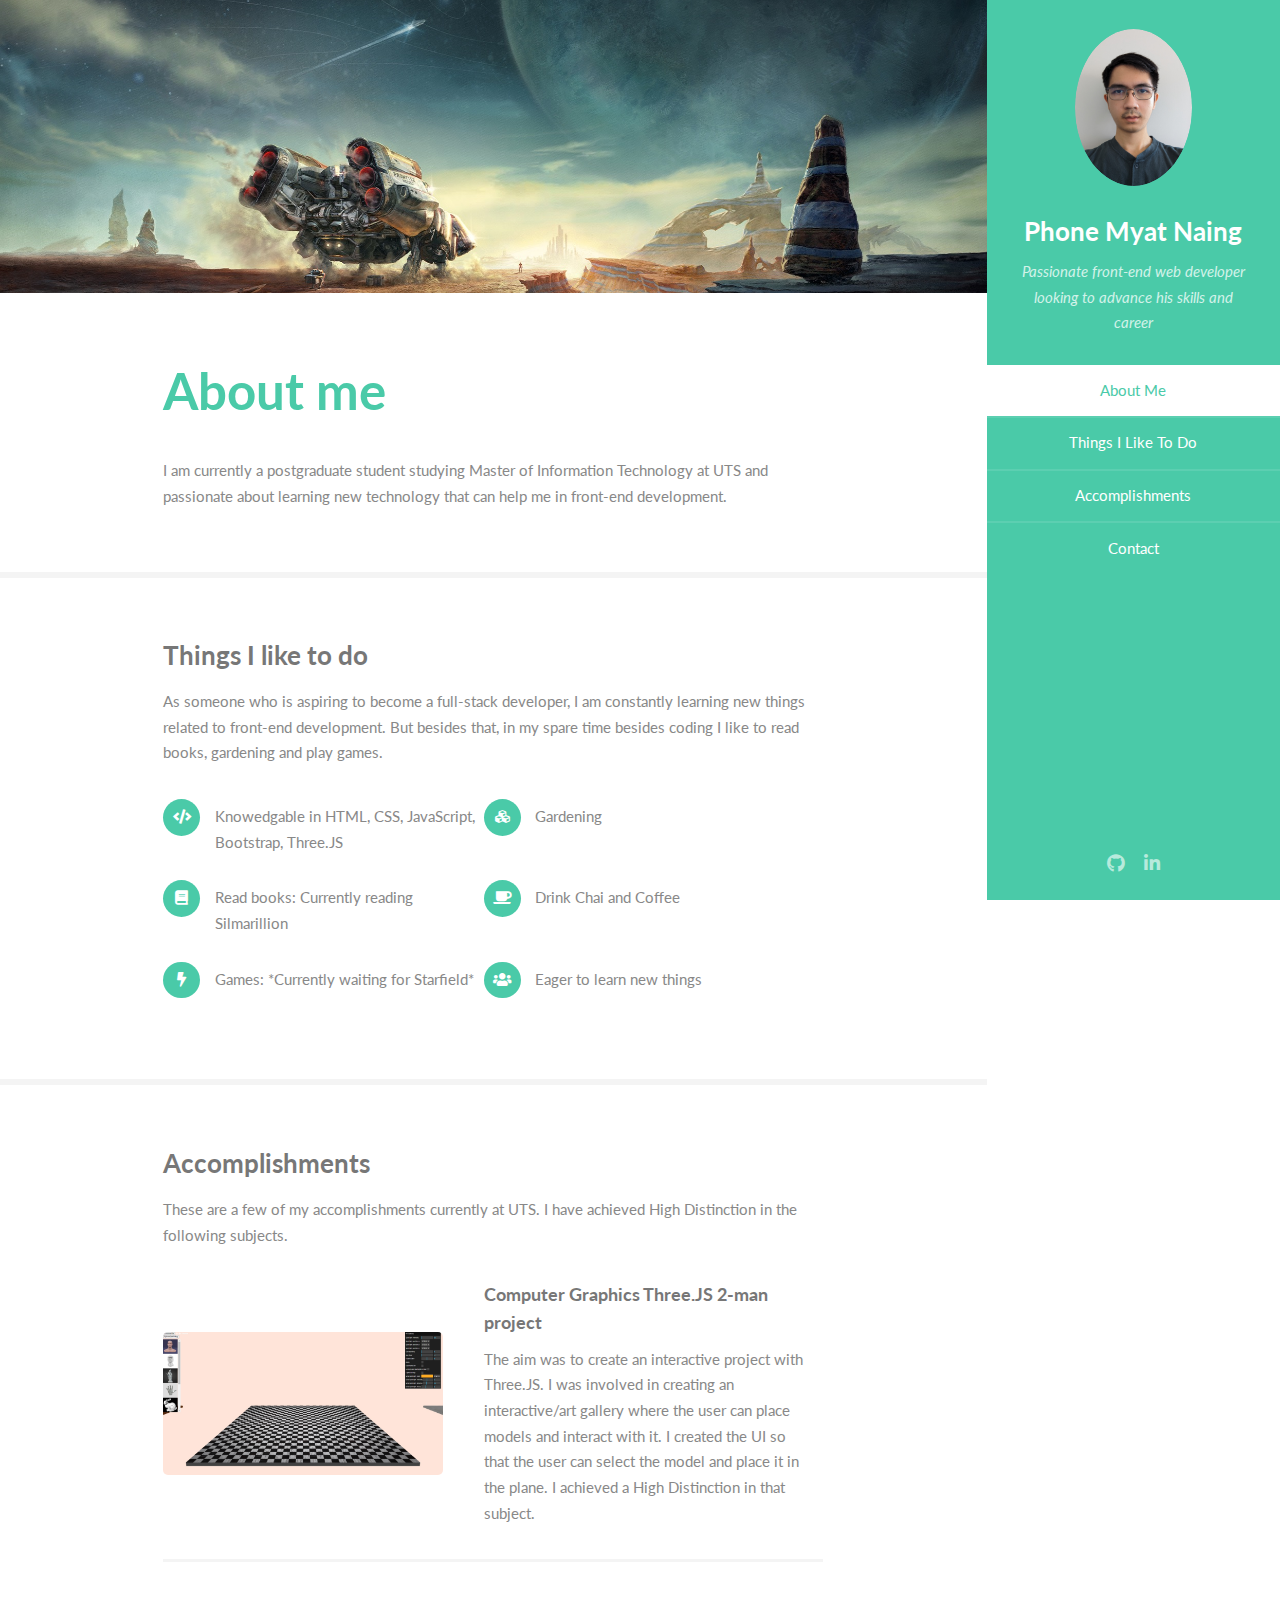
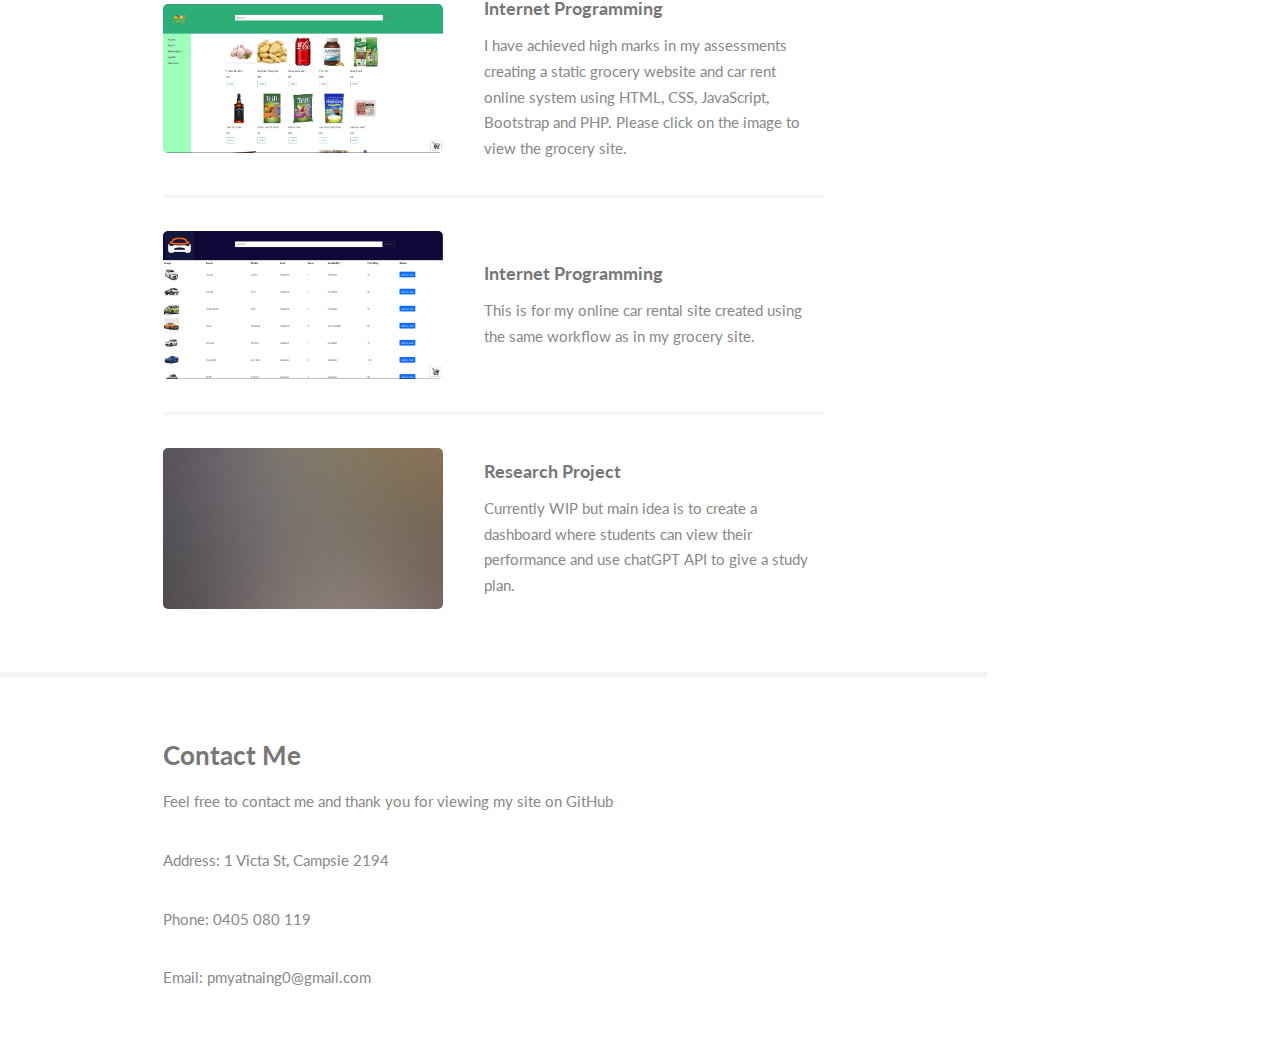
<file: index.html>
<!DOCTYPE HTML>

<html>
	<head>
		<title>Portflio</title>
		<meta charset="utf-8" />
		<meta name="viewport" content="width=device-width, initial-scale=1, user-scalable=no" />
		<link rel="stylesheet" href="assets/css/main.css" />
	</head>
	<body class="is-preload">

		<!-- Header -->
			<section id="header">
				<header>
					<span class="image avatar"><img src="images/pmnphoto.jpg" alt="" /></span>
					<h1 id="logo"><a href="#">Phone Myat Naing</a></h1>
					<p>Passionate front-end web developer looking to advance his skills and career</p>
				</header>
				<nav id="nav">
					<ul>
						<li><a href="#one" class="active">About Me</a></li>
						<li><a href="#two">Things I Like To Do</a></li>
						<li><a href="#three">Accomplishments</a></li>
						<li><a href="#four">Contact</a></li>
					</ul>
				</nav>
				<footer>
					<ul class="icons">
						<!-- <li><a href="#" class="icon brands fa-twitter"><span class="label">Twitter</span></a></li> -->
						<!-- <li><a href="#" class="icon brands fa-facebook-f"><span class="label">Facebook</span></a></li> -->
						<!-- <li><a href="#" class="icon brands fa-instagram"><span class="label">Instagram</span></a></li> -->
						<li><a href="https://github.com/pmnaing" class="icon brands fa-github"><span class="label">Github</span></a></li>
						<li><a href="https://www.linkedin.com/in/phone-myat-naing-b72535168" class="icon brands fa-linkedin-in"><span class="label">LinkedIn</span></a></li>
						<!-- <li><a href="#" class="icon solid fa-envelope"><span class="label">Email</span></a></li> -->
					</ul>
				</footer>
			</section>

		<!-- Wrapper -->
			<div id="wrapper">

				<!-- Main -->
					<div id="main">

						<!-- One -->
							<section id="one">
								<div class="image main" data-position="center">
									<img src="images/starfield.jpeg" alt="" />
								</div>
								<div class="container">
									<header class="major">
										<h2>About me</h2>
									</header>
									<p>I am currently a postgraduate student studying Master of Information Technology at UTS and passionate about learning new technology that can help me in front-end development.</p>
								</div>
							</section>

						<!-- Two -->
							<section id="two">
								<div class="container">
									<h3>Things I like to do</h3>
									<p>As someone who is aspiring to become a full-stack developer, I am constantly learning new things related to front-end development. But besides that, in my spare time besides coding I like to read books, gardening and play games.</p>
									<ul class="feature-icons">
										<li class="icon solid fa-code">Knowedgable in HTML, CSS, JavaScript, Bootstrap, Three.JS</li>
										<li class="icon solid fa-cubes">Gardening</li>
										<li class="icon solid fa-book">Read books: Currently reading Silmarillion</li>
										<li class="icon solid fa-coffee">Drink Chai and Coffee</li>
										<li class="icon solid fa-bolt">Games: *Currently waiting for Starfield*</li>
										<li class="icon solid fa-users">Eager to learn new things</li>
									</ul>
								</div>
							</section>

						<!-- Three -->
							<section id="three">
								<div class="container">
									<h3>Accomplishments</h3>
									<p>These are a few of my accomplishments currently at UTS. I have achieved High Distinction in the following subjects.</p>
									<div class="features">
										<article>
											<a href="#" class="image"><img src="images/computergraphicsthreejs.jpg" alt="" /></a>
											<div class="inner">
												<h4>Computer Graphics Three.JS 2-man project</h4>
												<p>The aim was to create an interactive project with Three.JS. I was involved in creating an interactive/art gallery where the user can place models and interact with it. I created the UI so that the user can select the model and place it in the plane. I achieved a High Distinction in that subject.</p>
											</div>
										</article>
										<article>
											<a href="https://pmnaing.github.io/uniassessments/home.html" class="image"><img src="images/grocerysite.jpg" alt="" /></a>
											<div class="inner">
												<h4>Internet Programming</h4>
												<p>I have achieved high marks in my assessments creating a static grocery website and car rent online system using HTML, CSS, JavaScript, Bootstrap and PHP. Please click on the image to view the grocery site.</p>
											</div>
										</article>
										<article>
											<a href="https://pmnaing.github.io/onlinecarrentalsystem/home.html" class="image"><img src="images/carrentalsite.jpg" alt="" /></a>
											<div class="inner">
												<h4>Internet Programming</h4>
												<p>This is for my online car rental site created using the same workflow as in my grocery site.</p>
											</div>
										</article>
										<article>
											<a href="#" class="image"><img src="images/pic03.jpg" alt="" /></a>
											<div class="inner">
												<h4>Research Project</h4>
												<p>Currently WIP but main idea is to create a dashboard where students can view their performance and use chatGPT API to give a study plan. </p>
											</div>
										</article>
									</div>
								</div>
							</section>

						<!-- Four -->
							<section id="four">
								<div class="container">
									<h3>Contact Me</h3>
									<p>Feel free to contact me and thank you for viewing my site on GitHub</p>
									<p>Address: 1 Victa St, Campsie 2194</p>
									<p>Phone: 0405 080 119</p>
									<p>Email: pmyatnaing0@gmail.com</p>
									<!-- <form method="post" action="#">
										<div class="row gtr-uniform">
											<div class="col-6 col-12-xsmall"><input type="text" name="name" id="name" placeholder="Name" /></div>
											<div class="col-6 col-12-xsmall"><input type="email" name="email" id="email" placeholder="Email" /></div>
											<div class="col-12"><input type="text" name="subject" id="subject" placeholder="Subject" /></div>
											<div class="col-12"><textarea name="message" id="message" placeholder="Message" rows="6"></textarea></div>
											<div class="col-12">
												<ul class="actions">
													<li><input type="submit" class="primary" value="Send Message" /></li>
													<li><input type="reset" value="Reset Form" /></li>
												</ul>
											</div>
										</div>
									</form> -->
								</div>
							</section>

						<!-- Five -->
						<!--
							<section id="five">
								<div class="container">
									<h3>Elements</h3>

									<section>
										<h4>Text</h4>
										<p>This is <b>bold</b> and this is <strong>strong</strong>. This is <i>italic</i> and this is <em>emphasized</em>.
										This is <sup>superscript</sup> text and this is <sub>subscript</sub> text.
										This is <u>underlined</u> and this is code: <code>for (;;) { ... }</code>. Finally, <a href="#">this is a link</a>.</p>
										<hr />
										<header>
											<h4>Heading with a Subtitle</h4>
											<p>Lorem ipsum dolor sit amet nullam id egestas urna aliquam</p>
										</header>
										<p>Nunc lacinia ante nunc ac lobortis. Interdum adipiscing gravida odio porttitor sem non mi integer non faucibus ornare mi ut ante amet placerat aliquet. Volutpat eu sed ante lacinia sapien lorem accumsan varius montes viverra nibh in adipiscing blandit tempus accumsan.</p>
										<header>
											<h5>Heading with a Subtitle</h5>
											<p>Lorem ipsum dolor sit amet nullam id egestas urna aliquam</p>
										</header>
										<p>Nunc lacinia ante nunc ac lobortis. Interdum adipiscing gravida odio porttitor sem non mi integer non faucibus ornare mi ut ante amet placerat aliquet. Volutpat eu sed ante lacinia sapien lorem accumsan varius montes viverra nibh in adipiscing blandit tempus accumsan.</p>
										<hr />
										<h2>Heading Level 2</h2>
										<h3>Heading Level 3</h3>
										<h4>Heading Level 4</h4>
										<h5>Heading Level 5</h5>
										<h6>Heading Level 6</h6>
										<hr />
										<h5>Blockquote</h5>
										<blockquote>Fringilla nisl. Donec accumsan interdum nisi, quis tincidunt felis sagittis eget tempus euismod. Vestibulum ante ipsum primis in faucibus vestibulum. Blandit adipiscing eu felis iaculis volutpat ac adipiscing accumsan faucibus. Vestibulum ante ipsum primis in faucibus lorem ipsum dolor sit amet nullam adipiscing eu felis.</blockquote>
										<h5>Preformatted</h5>
										<pre><code>i = 0;

while (!deck.isInOrder()) {
    print 'Iteration ' + i;
    deck.shuffle();
    i++;
}

print 'It took ' + i + ' iterations to sort the deck.';</code></pre>
									</section>

									<section>
										<h4>Lists</h4>
										<div class="row">
											<div class="col-6 col-12-xsmall">
												<h5>Unordered</h5>
												<ul>
													<li>Dolor pulvinar etiam magna etiam.</li>
													<li>Sagittis adipiscing lorem eleifend.</li>
													<li>Felis enim feugiat dolore viverra.</li>
												</ul>
												<h5>Alternate</h5>
												<ul class="alt">
													<li>Dolor pulvinar etiam magna etiam.</li>
													<li>Sagittis adipiscing lorem eleifend.</li>
													<li>Felis enim feugiat dolore viverra.</li>
												</ul>
											</div>
											<div class="col-6 col-12-xsmall">
												<h5>Ordered</h5>
												<ol>
													<li>Dolor pulvinar etiam magna etiam.</li>
													<li>Etiam vel felis at lorem sed viverra.</li>
													<li>Felis enim feugiat dolore viverra.</li>
													<li>Dolor pulvinar etiam magna etiam.</li>
													<li>Etiam vel felis at lorem sed viverra.</li>
													<li>Felis enim feugiat dolore viverra.</li>
												</ol>
												<h5>Icons</h5>
												<ul class="icons">
													<li><a href="#" class="icon brands fa-twitter"><span class="label">Twitter</span></a></li>
													<li><a href="#" class="icon brands fa-facebook-f"><span class="label">Facebook</span></a></li>
													<li><a href="#" class="icon brands fa-instagram"><span class="label">Instagram</span></a></li>
													<li><a href="#" class="icon brands fa-github"><span class="label">Github</span></a></li>
													<li><a href="#" class="icon brands fa-dribbble"><span class="label">Dribbble</span></a></li>
													<li><a href="#" class="icon brands fa-tumblr"><span class="label">Tumblr</span></a></li>
												</ul>
											</div>
										</div>
										<h5>Actions</h5>
										<ul class="actions">
											<li><a href="#" class="button primary">Default</a></li>
											<li><a href="#" class="button">Default</a></li>
											<li><a href="#" class="button alt">Default</a></li>
										</ul>
										<ul class="actions small">
											<li><a href="#" class="button primary small">Small</a></li>
											<li><a href="#" class="button small">Small</a></li>
											<li><a href="#" class="button alt small">Small</a></li>
										</ul>
										<div class="row">
											<div class="col-3 col-6-medium col-12-xsmall">
												<ul class="actions stacked">
													<li><a href="#" class="button primary">Default</a></li>
													<li><a href="#" class="button">Default</a></li>
													<li><a href="#" class="button alt">Default</a></li>
												</ul>
											</div>
											<div class="col-3 col-6 col-12-xsmall">
												<ul class="actions stacked">
													<li><a href="#" class="button primary small">Small</a></li>
													<li><a href="#" class="button small">Small</a></li>
													<li><a href="#" class="button alt small">Small</a></li>
												</ul>
											</div>
											<div class="col-3 col-6-medium col-12-xsmall">
												<ul class="actions stacked">
													<li><a href="#" class="button primary fit">Default</a></li>
													<li><a href="#" class="button fit">Default</a></li>
													<li><a href="#" class="button alt fit">Default</a></li>
												</ul>
											</div>
											<div class="col-3 col-6-medium col-12-xsmall">
												<ul class="actions stacked">
													<li><a href="#" class="button primary small fit">Small</a></li>
													<li><a href="#" class="button small fit">Small</a></li>
													<li><a href="#" class="button alt small fit">Small</a></li>
												</ul>
											</div>
										</div>
									</section>

									<section>
										<h4>Table</h4>
										<h5>Default</h5>
										<div class="table-wrapper">
											<table>
												<thead>
													<tr>
														<th>Name</th>
														<th>Description</th>
														<th>Price</th>
													</tr>
												</thead>
												<tbody>
													<tr>
														<td>Item One</td>
														<td>Ante turpis integer aliquet porttitor.</td>
														<td>29.99</td>
													</tr>
													<tr>
														<td>Item Two</td>
														<td>Vis ac commodo adipiscing arcu aliquet.</td>
														<td>19.99</td>
													</tr>
													<tr>
														<td>Item Three</td>
														<td> Morbi faucibus arcu accumsan lorem.</td>
														<td>29.99</td>
													</tr>
													<tr>
														<td>Item Four</td>
														<td>Vitae integer tempus condimentum.</td>
														<td>19.99</td>
													</tr>
													<tr>
														<td>Item Five</td>
														<td>Ante turpis integer aliquet porttitor.</td>
														<td>29.99</td>
													</tr>
												</tbody>
												<tfoot>
													<tr>
														<td colspan="2"></td>
														<td>100.00</td>
													</tr>
												</tfoot>
											</table>
										</div>

										<h5>Alternate</h5>
										<div class="table-wrapper">
											<table class="alt">
												<thead>
													<tr>
														<th>Name</th>
														<th>Description</th>
														<th>Price</th>
													</tr>
												</thead>
												<tbody>
													<tr>
														<td>Item One</td>
														<td>Ante turpis integer aliquet porttitor.</td>
														<td>29.99</td>
													</tr>
													<tr>
														<td>Item Two</td>
														<td>Vis ac commodo adipiscing arcu aliquet.</td>
														<td>19.99</td>
													</tr>
													<tr>
														<td>Item Three</td>
														<td> Morbi faucibus arcu accumsan lorem.</td>
														<td>29.99</td>
													</tr>
													<tr>
														<td>Item Four</td>
														<td>Vitae integer tempus condimentum.</td>
														<td>19.99</td>
													</tr>
													<tr>
														<td>Item Five</td>
														<td>Ante turpis integer aliquet porttitor.</td>
														<td>29.99</td>
													</tr>
												</tbody>
												<tfoot>
													<tr>
														<td colspan="2"></td>
														<td>100.00</td>
													</tr>
												</tfoot>
											</table>
										</div>
									</section>

									<section>
										<h4>Buttons</h4>
										<ul class="actions">
											<li><a href="#" class="button primary">Primary</a></li>
											<li><a href="#" class="button">Default</a></li>
											<li><a href="#" class="button alt">Alternate</a></li>
										</ul>
										<ul class="actions">
											<li><a href="#" class="button primary large">Large</a></li>
											<li><a href="#" class="button">Default</a></li>
											<li><a href="#" class="button alt small">Small</a></li>
										</ul>
										<ul class="actions fit">
											<li><a href="#" class="button primary fit">Fit</a></li>
											<li><a href="#" class="button fit">Fit</a></li>
											<li><a href="#" class="button alt fit">Fit</a></li>
										</ul>
										<ul class="actions fit small">
											<li><a href="#" class="button primary fit small">Fit + Small</a></li>
											<li><a href="#" class="button fit small">Fit + Small</a></li>
											<li><a href="#" class="button alt fit small">Fit + Small</a></li>
										</ul>
										<ul class="actions">
											<li><a href="#" class="button primary icon solid fa-download">Icon</a></li>
											<li><a href="#" class="button icon solid fa-download">Icon</a></li>
											<li><a href="#" class="button alt icon solid fa-check">Icon</a></li>
										</ul>
										<ul class="actions">
											<li><span class="button primary disabled">Primary</span></li>
											<li><span class="button disabled">Default</span></li>
											<li><span class="button alt disabled">Alternate</span></li>
										</ul>
									</section>

									<section>
										<h4>Form</h4>
										<form method="post" action="#">
											<div class="row gtr-uniform">
												<div class="col-6 col-12-xsmall">
													<input type="text" name="demo-name" id="demo-name" value="" placeholder="Name" />
												</div>
												<div class="col-6 col-12-xsmall">
													<input type="email" name="demo-email" id="demo-email" value="" placeholder="Email" />
												</div>
												<div class="col-12">
													<select name="demo-category" id="demo-category">
														<option value="">- Category -</option>
														<option value="1">Manufacturing</option>
														<option value="1">Shipping</option>
														<option value="1">Administration</option>
														<option value="1">Human Resources</option>
													</select>
												</div>
												<div class="col-4 col-12-medium">
													<input type="radio" id="demo-priority-low" name="demo-priority" checked>
													<label for="demo-priority-low">Low Priority</label>
												</div>
												<div class="col-4 col-12-medium">
													<input type="radio" id="demo-priority-normal" name="demo-priority">
													<label for="demo-priority-normal">Normal Priority</label>
												</div>
												<div class="col-4 col-12-medium">
													<input type="radio" id="demo-priority-high" name="demo-priority">
													<label for="demo-priority-high">High Priority</label>
												</div>
												<div class="col-6 col-12-medium">
													<input type="checkbox" id="demo-copy" name="demo-copy">
													<label for="demo-copy">Email me a copy of this message</label>
												</div>
												<div class="col-6 col-12-medium">
													<input type="checkbox" id="demo-human" name="demo-human" checked>
													<label for="demo-human">I am a human and not a robot</label>
												</div>
												<div class="col-12">
													<textarea name="demo-message" id="demo-message" placeholder="Enter your message" rows="6"></textarea>
												</div>
												<div class="col-12">
													<ul class="actions">
														<li><input type="submit" value="Send Message" /></li>
														<li><input type="reset" value="Reset" class="alt" /></li>
													</ul>
												</div>
											</div>
										</form>
									</section>

									<section>
										<h4>Image</h4>
										<h5>Fit</h5>
										<span class="image fit"><img src="images/banner.jpg" alt="" /></span>
										<div class="box alt">
											<div class="row gtr-50 gtr-uniform">
												<div class="col-4"><span class="image fit"><img src="images/pic01.jpg" alt="" /></span></div>
												<div class="col-4"><span class="image fit"><img src="images/pic02.jpg" alt="" /></span></div>
												<div class="col-4"><span class="image fit"><img src="images/pic03.jpg" alt="" /></span></div>
												<div class="col-4"><span class="image fit"><img src="images/pic02.jpg" alt="" /></span></div>
												<div class="col-4"><span class="image fit"><img src="images/pic03.jpg" alt="" /></span></div>
												<div class="col-4"><span class="image fit"><img src="images/pic01.jpg" alt="" /></span></div>
												<div class="col-4"><span class="image fit"><img src="images/pic03.jpg" alt="" /></span></div>
												<div class="col-4"><span class="image fit"><img src="images/pic01.jpg" alt="" /></span></div>
												<div class="col-4"><span class="image fit"><img src="images/pic02.jpg" alt="" /></span></div>
											</div>
										</div>
										<h5>Left &amp; Right</h5>
										<p><span class="image left"><img src="images/avatar.jpg" alt="" /></span>Fringilla nisl. Donec accumsan interdum nisi, quis tincidunt felis sagittis eget. tempus euismod. Vestibulum ante ipsum primis in faucibus vestibulum. Blandit adipiscing eu felis iaculis volutpat ac adipiscing accumsan eu faucibus. Integer ac pellentesque praesent tincidunt felis sagittis eget. tempus euismod. Vestibulum ante ipsum primis in faucibus vestibulum. Blandit adipiscing eu felis iaculis volutpat ac adipiscing accumsan eu faucibus. Integer ac pellentesque praesent. Donec accumsan interdum nisi, quis tincidunt felis sagittis eget. tempus euismod. Vestibulum ante ipsum primis in faucibus vestibulum. Blandit adipiscing eu felis iaculis volutpat ac adipiscing accumsan eu faucibus. Integer ac pellentesque praesent tincidunt felis sagittis eget. tempus euismod. Vestibulum ante ipsum primis in faucibus vestibulum. Blandit adipiscing eu felis iaculis volutpat ac adipiscing accumsan eu faucibus. Integer ac pellentesque praesent.</p>
										<p><span class="image right"><img src="images/avatar.jpg" alt="" /></span>Fringilla nisl. Donec accumsan interdum nisi, quis tincidunt felis sagittis eget. tempus euismod. Vestibulum ante ipsum primis in faucibus vestibulum. Blandit adipiscing eu felis iaculis volutpat ac adipiscing accumsan eu faucibus. Integer ac pellentesque praesent tincidunt felis sagittis eget. tempus euismod. Vestibulum ante ipsum primis in faucibus vestibulum. Blandit adipiscing eu felis iaculis volutpat ac adipiscing accumsan eu faucibus. Integer ac pellentesque praesent. Donec accumsan interdum nisi, quis tincidunt felis sagittis eget. tempus euismod. Vestibulum ante ipsum primis in faucibus vestibulum. Blandit adipiscing eu felis iaculis volutpat ac adipiscing accumsan eu faucibus. Integer ac pellentesque praesent tincidunt felis sagittis eget. tempus euismod. Vestibulum ante ipsum primis in faucibus vestibulum. Blandit adipiscing eu felis iaculis volutpat ac adipiscing accumsan eu faucibus. Integer ac pellentesque praesent.</p>
									</section>

								</div>
							</section>
						-->

					</div>

				<!-- Footer -->
					<!-- <section id="footer">
						<div class="container">
							<ul class="copyright">
								<li>&copy; Untitled. All rights reserved.</li><li>Design: <a href="http://html5up.net">HTML5 UP</a></li>
							</ul>
						</div>
					</section> -->

			</div>

		<!-- Scripts -->
			<script src="assets/js/jquery.min.js"></script>
			<script src="assets/js/jquery.scrollex.min.js"></script>
			<script src="assets/js/jquery.scrolly.min.js"></script>
			<script src="assets/js/browser.min.js"></script>
			<script src="assets/js/breakpoints.min.js"></script>
			<script src="assets/js/util.js"></script>
			<script src="assets/js/main.js"></script>

	</body>
</html>
</file>
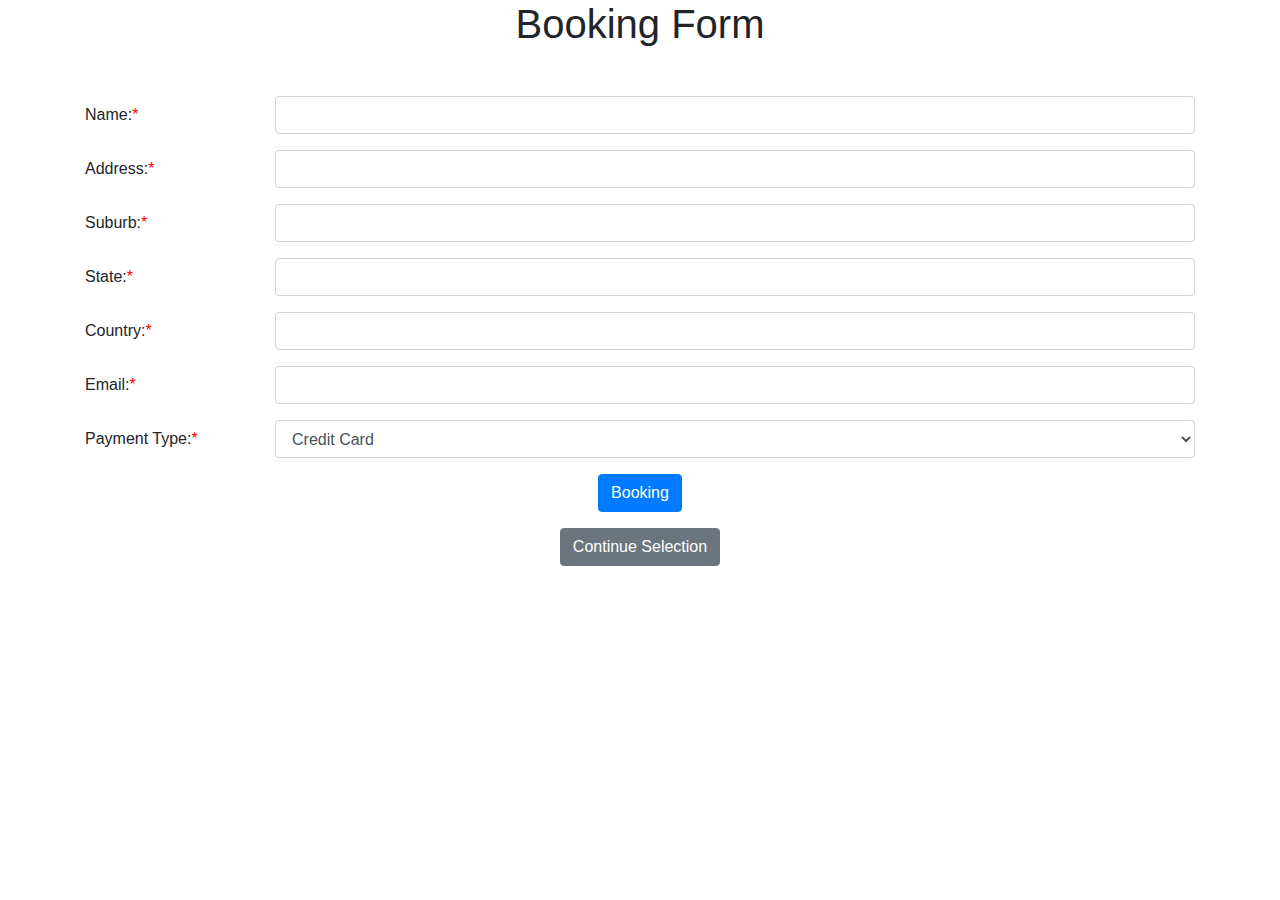
<file: onlinecarrentalsystem/form.html>
<!DOCTYPE html>
<html>
<head>
	<title>Booking Form</title>
	<!-- Add Bootstrap stylesheet -->
	<link rel="stylesheet" href="https://stackpath.bootstrapcdn.com/bootstrap/4.3.1/css/bootstrap.min.css">
	<script src="script.js"></script>
</head>
<body>
	<div class="container">
		<h1 class="text-center mb-5">Booking Form</h1>
		<form method="post" action="process-form.php">
			<div class="form-group row">
				<label for="name" class="col-sm-2 col-form-label">Name:<span style="color: red">*</span></label>
				<div class="col-sm-10">
					<input type="text" id="name" name="name" class="form-control" required>
				</div>
			</div>
			<div class="form-group row">
				<label for="address" class="col-sm-2 col-form-label">Address:<span style="color: red">*</span></label>
				<div class="col-sm-10">
					<input type="text" id="address" name="address" class="form-control" required>
				</div>
			</div>
			<div class="form-group row">
				<label for="suburb" class="col-sm-2 col-form-label">Suburb:<span style="color: red">*</span></label>
				<div class="col-sm-10">
					<input type="text" id="suburb" name="suburb" class="form-control" required>
				</div>
			</div>
			<div class="form-group row">
				<label for="state" class="col-sm-2 col-form-label">State:<span style="color: red">*</span></label>
				<div class="col-sm-10">
					<input type="text" id="state" name="state" class="form-control" required>
				</div>
			</div>
			<div class="form-group row">
				<label for="country" class="col-sm-2 col-form-label">Country:<span style="color: red">*</span></label>
				<div class="col-sm-10">
					<input type="text" id="country" name="country" class="form-control" required>
				</div>
			</div>
			<div class="form-group row">
				<label for="email" class="col-sm-2 col-form-label">Email:<span style="color: red">*</span></label>
				<div class="col-sm-10">
					<input type="email" id="email" name="email" class="form-control" required>
				</div>
			</div>
			<div class="form-group row">
				<label for="payment" class="col-sm-2 col-form-label">Payment Type:<span style="color: red">*</span></label>
				<div class="col-sm-10">
					<select id="payment" name="payment" class="form-control" required>
						<option value="credit">Credit Card</option>
						<option value="debit">Debit Card</option>
						<option value="paypal">PayPal</option>
					</select>
				</div>
			</div>
			<div class="form-group row">
				<div class="col-sm-12 text-center">
					<button type="submit" class="btn btn-primary">Booking</button>
				</div>
			</div>
			<!-- Back button -->
			<div class="form-group row">
				<div class="col-sm-12 text-center">
					<button type="button" class="btn btn-secondary" onclick="goBack()">Continue Selection</button>
				</div>
			</div>
		</form>
	</div>

	<!-- Add Bootstrap JavaScript -->
	<script src="https://code.jquery.com/jquery-3.3.1.slim.min.js"></script>
	<script src="https://cdnjs.cloudflare.com/ajax/libs/popper.js/1.14.7/umd/popper.min.js"></script>
	<script src="https://stackpath.bootstrapcdn.com/bootstrap/4.3.1/js/bootstrap.min.js"></script>
</body>
</html>
</file>
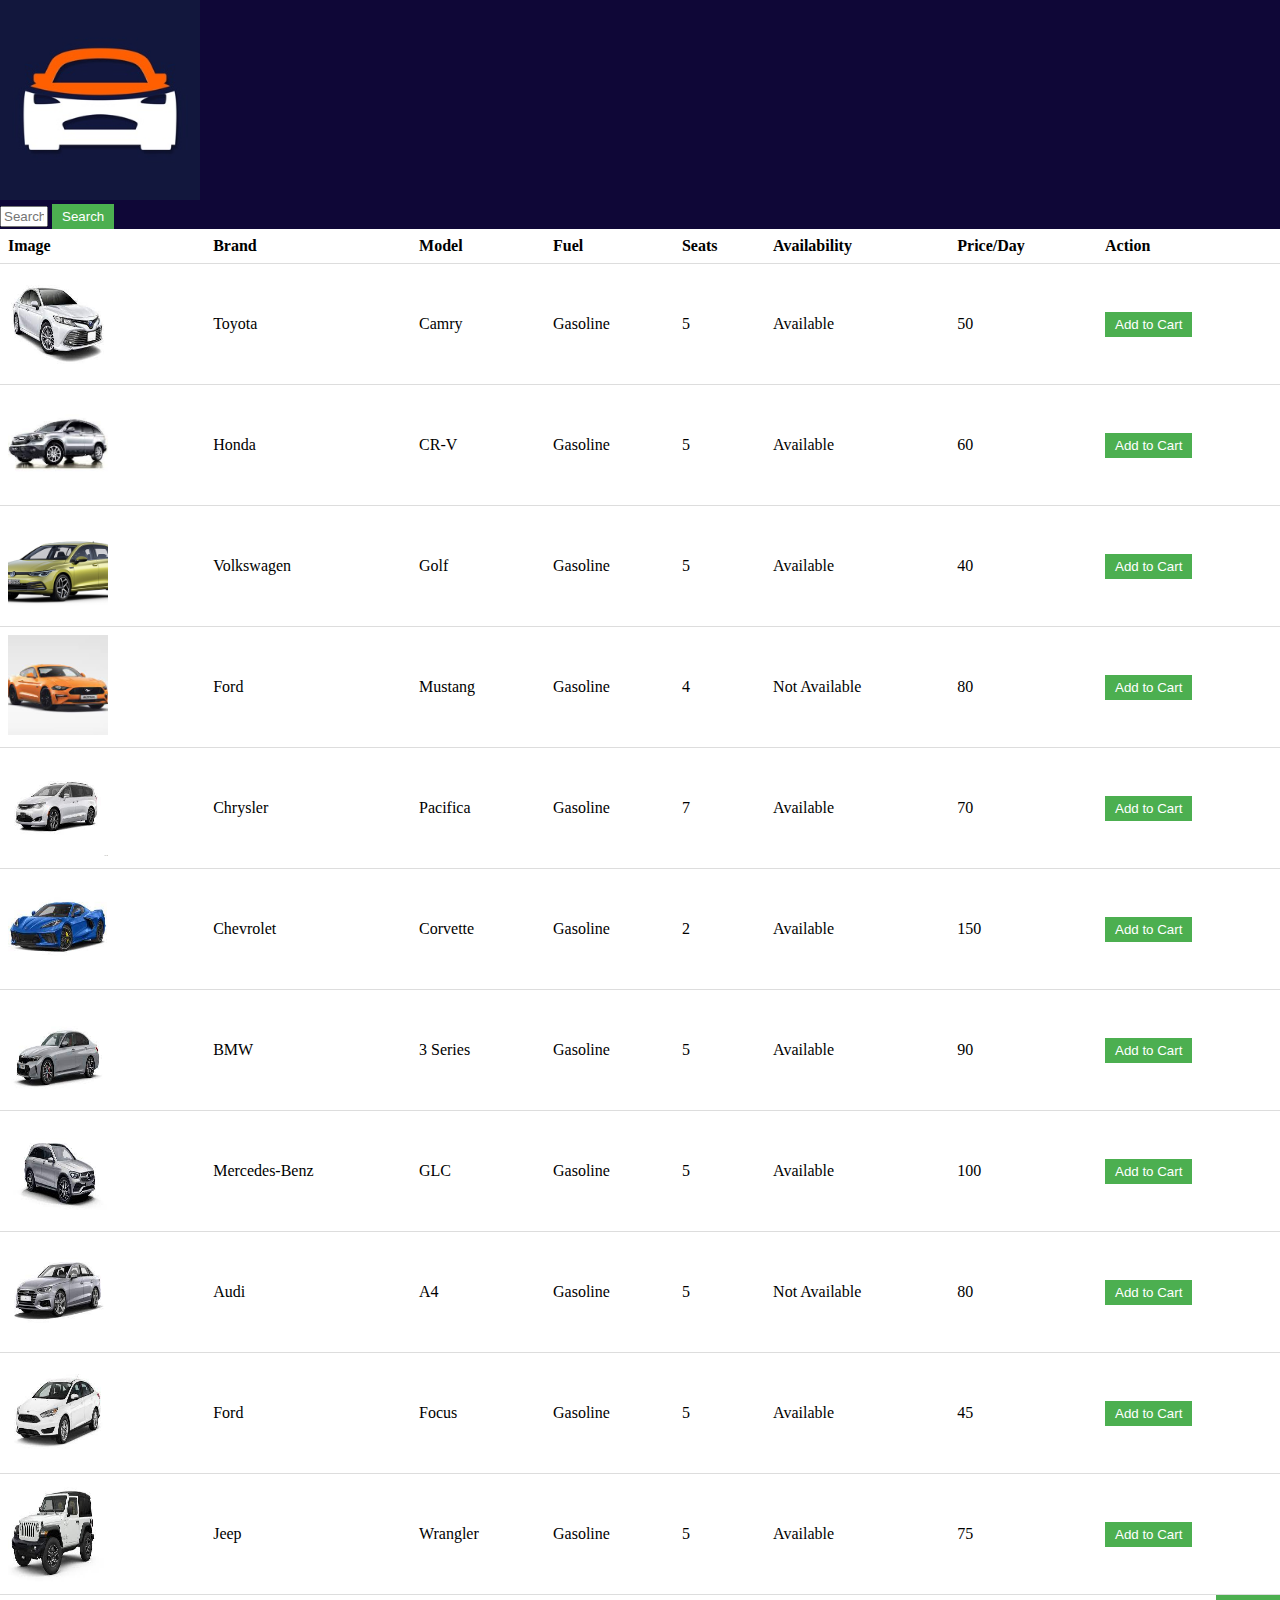
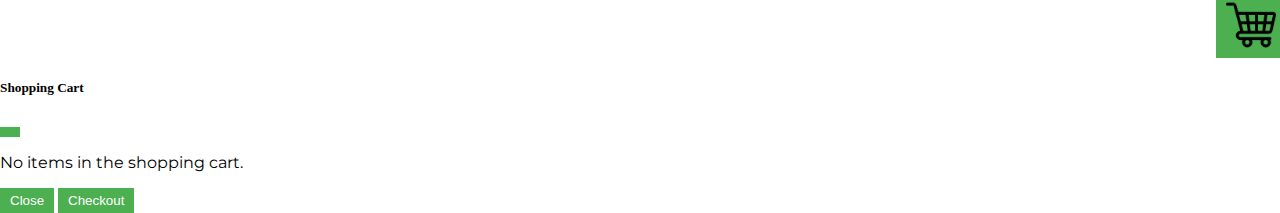
<file: onlinecarrentalsystem/home.html>
<!DOCTYPE html>
<html lang="en">
<head>
    <meta charset="UTF-8">
    <meta http-equiv="X-UA-Compatible" content="IE=edge">
    <meta name="viewport" content="width=device-width, initial-scale=1.0">
    <link rel="stylesheet" href="grocery.css">
    <link href="https://cdn.jsdelivr.net/npm/bootstrap@5.3.0-alpha3/dist/css/bootstrap.min.css" rel="stylesheet" integrity="sha384-KK94CHFLLe+nY2dmCWGMq91rCGa5gtU4mk92HdvYe+M/SXH301p5ILy+dN9+nJOZ" crossorigin="anonymous">
    <link rel="preconnect" href="https://fonts.googleapis.com">
    <link rel="preconnect" href="https://fonts.gstatic.com" crossorigin>
    <link href="https://fonts.googleapis.com/css2?family=Montserrat:wght@500&display=swap" rel="stylesheet">
    <title>Car Rental</title>
</head>
<body>
    <div class="header container-fluid">
        <div class="row align-items-center">
            <div class="col-3">
                <img src="./img/car-logo-3.jpg" alt="logo" class="logo">
            </div>
            <div class="col-7">
                <form action="">
                    <div class="input-group mb-3">
                        <input type="text" class="form-control" id="search" placeholder="Search" aria-label="Recipient's username" aria-describedby="button-addon2">
                        <button class="btn btn-outline-secondary" type="button" id="button-addon2">
                            Search
                        </button>
                    </div>
                </form>
            </div>
        </div>

    </div>
    <div id="carList"></div>
    <div class="fixed-bottom">
        <div class="container py-3 footer">
            <div class="d-flex justify-content-end">
                <button class="btn btn-outline-secondary" type="button" id="button-addon2" data-bs-toggle="modal" data-bs-target="#cartModal">
                    <img class="cart" src="img/shopping-cart.png" alt="">
                </button>
            </div>
        </div>
    </div>
    
    <!-- Shopping Cart Modal -->
    <div class="modal" tabindex="-1" role="dialog" id="cartModal">
        <div class="modal-dialog" role="document">
            <div class="modal-content">
            <div class="modal-header">
                <h5 class="modal-title">Shopping Cart</h5>
                <button type="button" class="btn-close" data-bs-dismiss="modal" aria-label="Close"></button>
            </div>
            <div class="modal-body" id="cartItems">
                <!-- Insert items here -->
            </div>
            <div class="modal-footer">
                <button type="button" class="btn btn-secondary" data-bs-dismiss="modal">Close</button>
                <button id="checkoutButton" type="button" class="btn btn-outline-success" onclick="redirectToForm()" disabled>Checkout</button>
            </div>  
            </div>
        </div>
    </div>
    <!-- Bootstrap JS -->
    <script src="script.js"></script>
    <script src="https://cdn.jsdelivr.net/npm/bootstrap@5.3.0-alpha3/dist/js/bootstrap.bundle.min.js" integrity="sha384-ENjdO4Dr2bkBIFxQpeoTz1HIcje39Wm4jDKdf19U8gI4ddQ3GYNS7NTKfAdVQSZe" crossorigin="anonymous"></script>
</body>
</html>
</file>
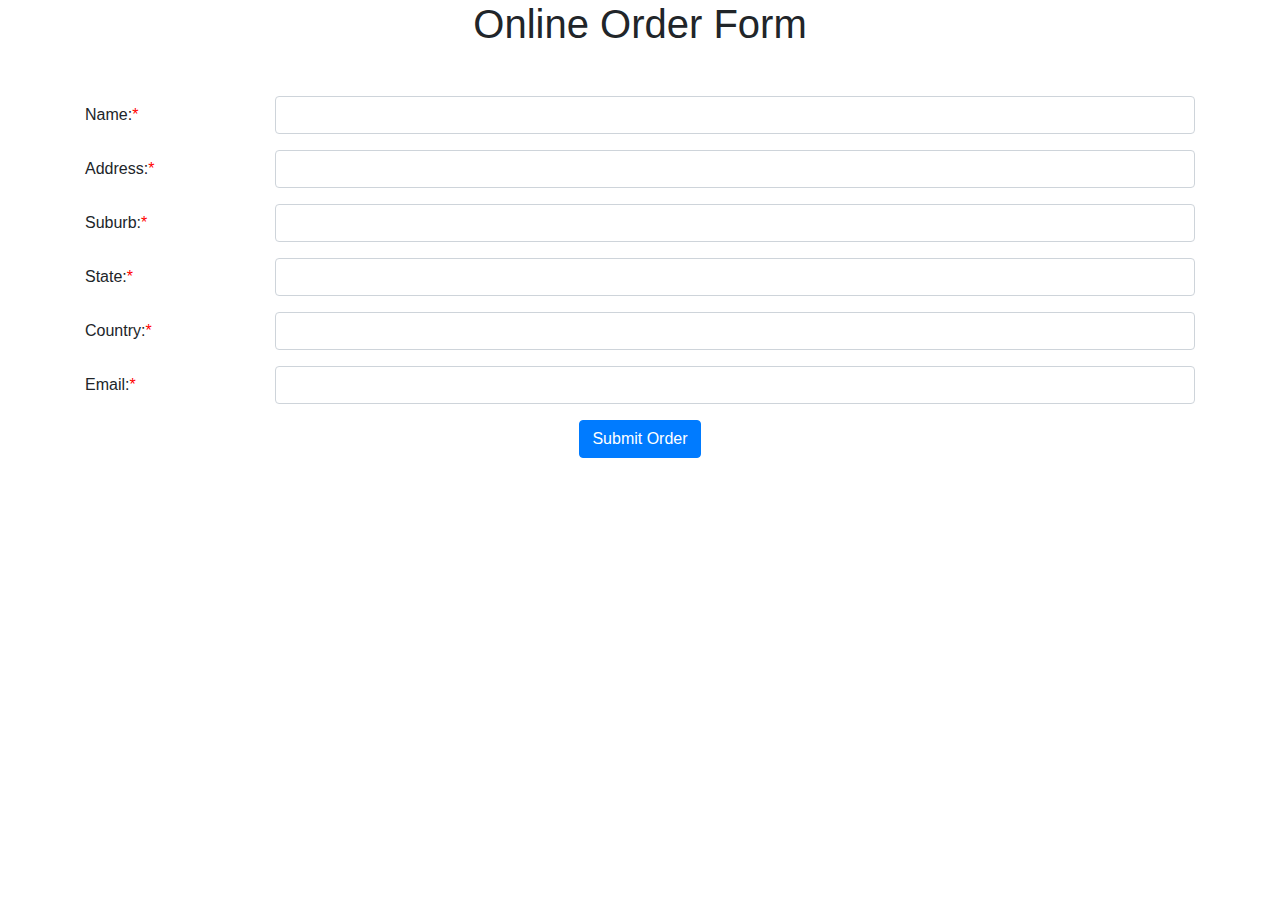
<file: uniassessments/form.html>
<!DOCTYPE html>
<html>
<head>
	<title>Online Order Form</title>
	<!-- Add Bootstrap stylesheet -->
	<link rel="stylesheet" href="https://stackpath.bootstrapcdn.com/bootstrap/4.3.1/css/bootstrap.min.css">
</head>
<body>
	<div class="container">
		<h1 class="text-center mb-5">Online Order Form</h1>
		<form method="post" action="process-form.php">
			<div class="form-group row">
				<label for="name" class="col-sm-2 col-form-label">Name:<span style="color: red">*</span></label>
				<div class="col-sm-10">
					<input type="text" id="name" name="name" class="form-control" required>
				</div>
			</div>
			<div class="form-group row">
				<label for="address" class="col-sm-2 col-form-label">Address:<span style="color: red">*</span></label>
				<div class="col-sm-10">
					<input type="text" id="address" name="address" class="form-control" required>
				</div>
			</div>
			<div class="form-group row">
				<label for="suburb" class="col-sm-2 col-form-label">Suburb:<span style="color: red">*</span></label>
				<div class="col-sm-10">
					<input type="text" id="suburb" name="suburb" class="form-control" required>
				</div>
			</div>
			<div class="form-group row">
				<label for="state" class="col-sm-2 col-form-label">State:<span style="color: red">*</span></label>
				<div class="col-sm-10">
					<input type="text" id="state" name="state" class="form-control" required>
				</div>
			</div>
			<div class="form-group row">
				<label for="country" class="col-sm-2 col-form-label">Country:<span style="color: red">*</span></label>
				<div class="col-sm-10">
					<input type="text" id="country" name="country" class="form-control" required>
				</div>
			</div>
			<div class="form-group row">
				<label for="email" class="col-sm-2 col-form-label">Email:<span style="color: red">*</span></label>
				<div class="col-sm-10">
					<input type="email" id="email" name="email" class="form-control" required>
				</div>
			</div>
			<div class="form-group row">
				<div class="col-sm-12 text-center">
					<button type="submit" class="btn btn-primary">Submit Order</button>
				</div>
			</div>
		</form>
	</div>

	<!-- Add Bootstrap JavaScript -->
	<script src="https://code.jquery.com/jquery-3.3.1.slim.min.js"></script>
	<script src="https://cdnjs.cloudflare.com/ajax/libs/popper.js/1.14.7/umd/popper.min.js"></script>
	<script src="https://stackpath.bootstrapcdn.com/bootstrap/4.3.1/js/bootstrap.min.js"></script>
</body>
</html>
</file>
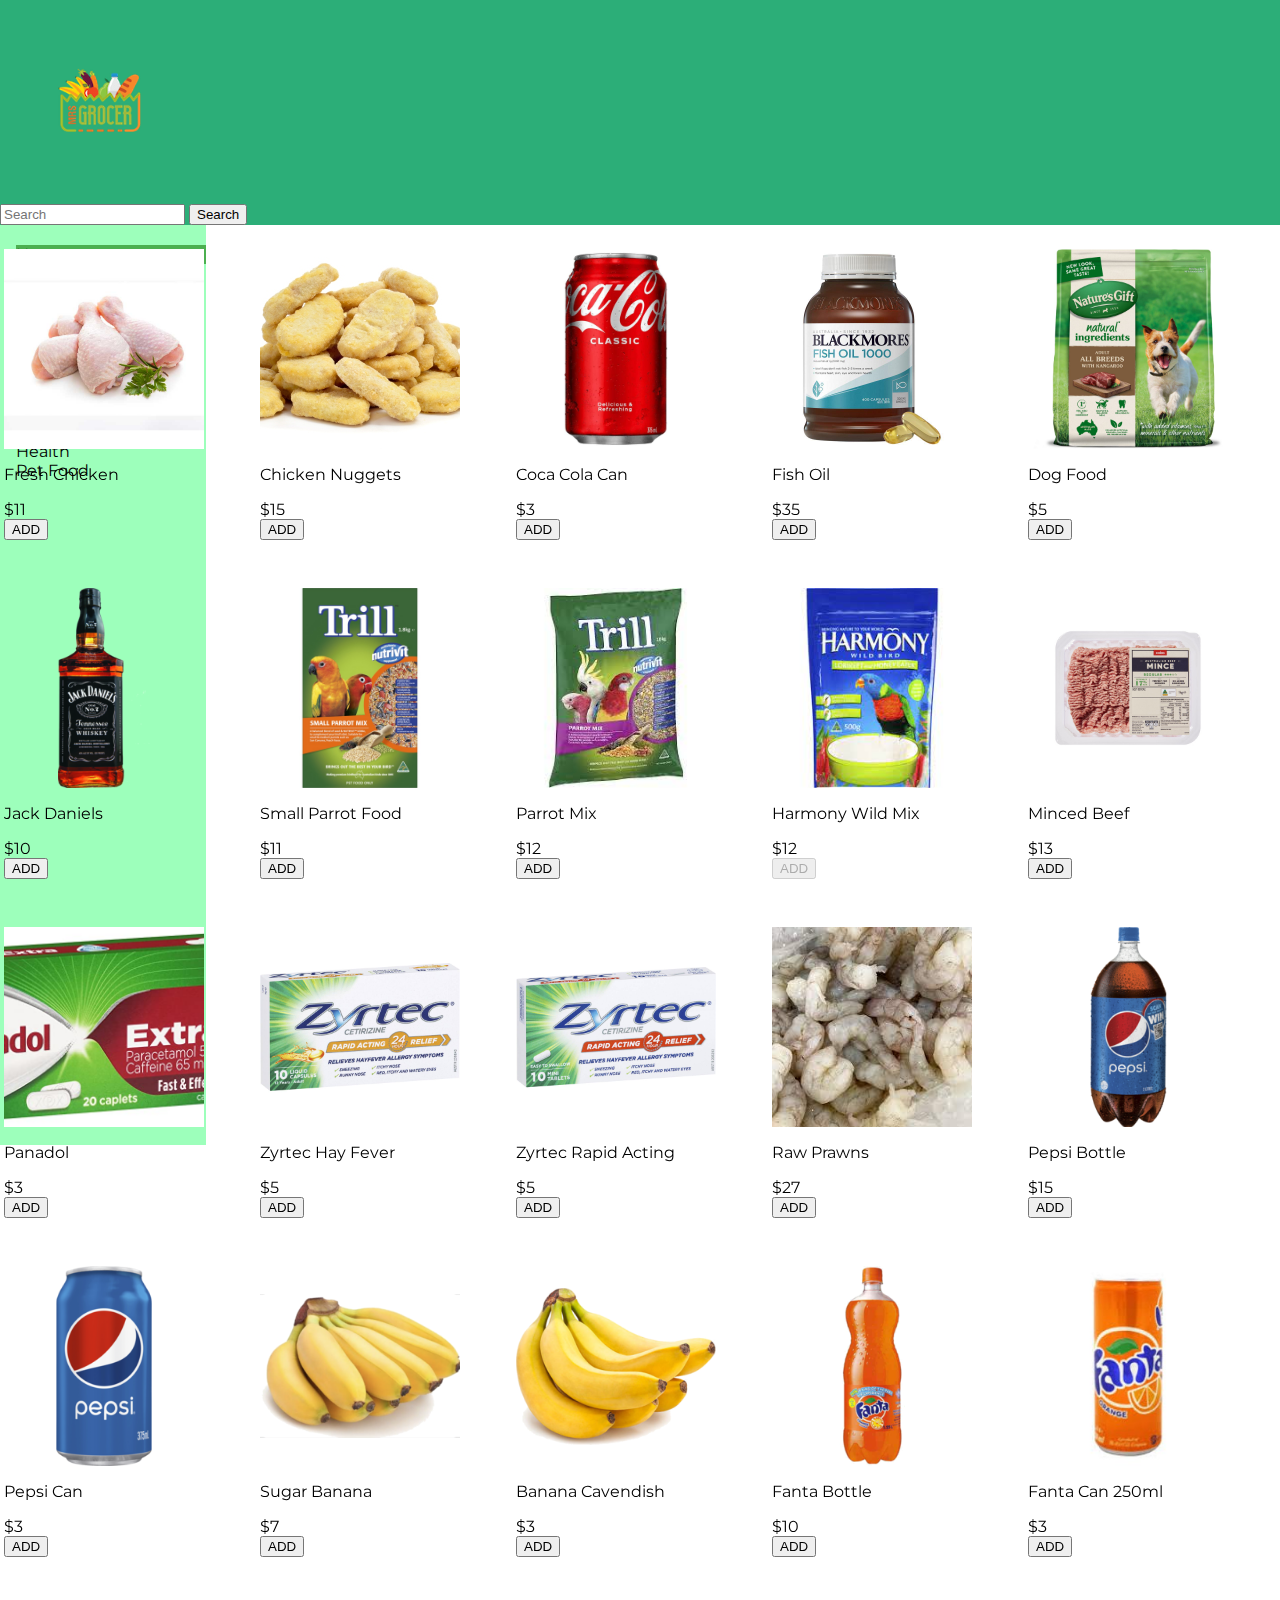
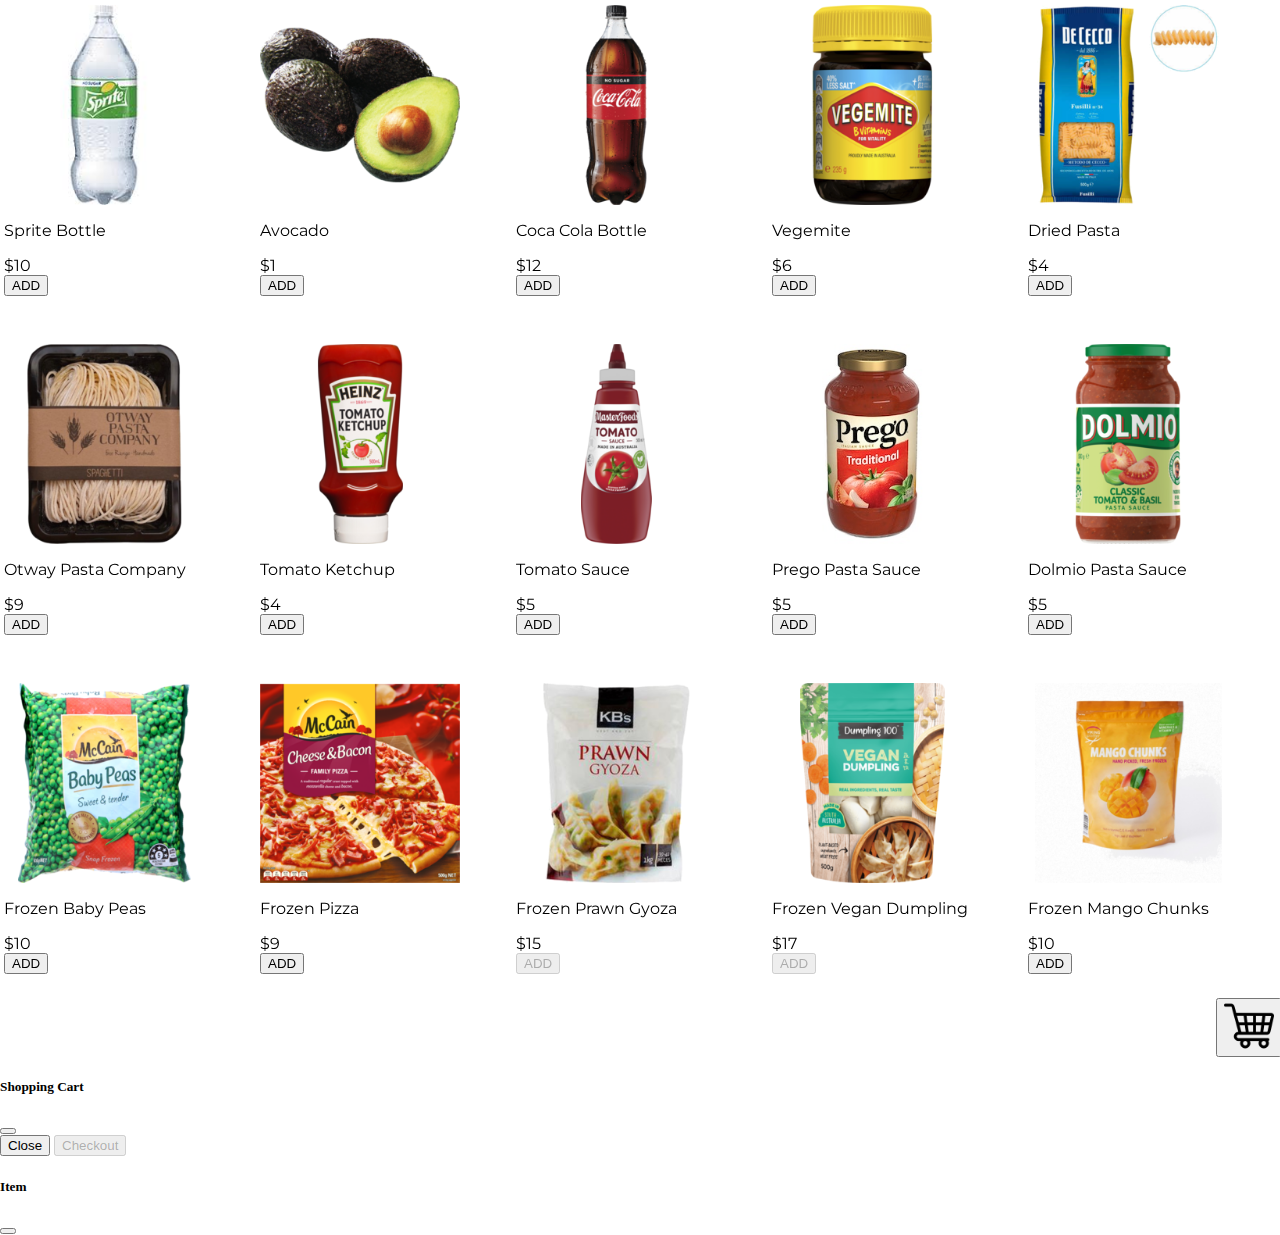
<file: uniassessments/home.html>
<!DOCTYPE html>
<html lang="en">
<head>
    <meta charset="UTF-8">
    <meta http-equiv="X-UA-Compatible" content="IE=edge">
    <meta name="viewport" content="width=device-width, initial-scale=1.0">
    <link rel="stylesheet" href="grocery.css">
    <link href="https://cdn.jsdelivr.net/npm/bootstrap@5.3.0-alpha3/dist/css/bootstrap.min.css" rel="stylesheet" integrity="sha384-KK94CHFLLe+nY2dmCWGMq91rCGa5gtU4mk92HdvYe+M/SXH301p5ILy+dN9+nJOZ" crossorigin="anonymous">
    <link rel="preconnect" href="https://fonts.googleapis.com">
    <link rel="preconnect" href="https://fonts.gstatic.com" crossorigin>
    <link href="https://fonts.googleapis.com/css2?family=Montserrat:wght@500&display=swap" rel="stylesheet">
    <title>Grocery</title>
</head>
<body>
    <div class="header container-fluid">
        <div class="row align-items-center">
            <div class="col-3">
                <img src="./img/logo.png" alt="logo" class="logo">
            </div>
            <div class="col-7">
                <form action="">
                    <div class="input-group mb-3">
                        <input type="text" class="form-control" id="search" placeholder="Search" aria-label="Recipient's username" aria-describedby="button-addon2">
                        <button class="btn btn-outline-secondary" type="button" id="button-addon2">
                            Search
                        </button>
                    </div>
                </form>
            </div>
        </div>
    </div>
    <div class="side-menu">
        <nav class="nav flex-column">
            <a class="nav-link active" href="home.html">Home</a>
            <a class="nav-link dropdown-toggle" id="foodDropdown" role="button" data-bs-toggle="dropdown" aria-expanded="false">Food</a>
            <ul class="dropdown-menu" aria-labelledby="foodDropdown">
                <li><a class="dropdown-item" data-category="fresh">Fresh</a></li>
                <li><a class="dropdown-item" data-category="frozen">Frozen</a></li>
            </ul>
            <a class="nav-link dropdown-toggle" id="beverageDropdown" data-bs-toggle="dropdown" role="button" aria-expanded="false">Beverages</a>
            <ul class="dropdown-menu" aria-labelledby="beverageDropdown">
                <li><a class="dropdown-item" data-category="alchohol">Alchohol</a></li>
                <li><a class="dropdown-item" data-category="non-alchohol">Non-Alchohol</a></li>
            </ul>
            <a class="nav-link" data-category="health">Health</a>
            <a class="nav-link" data-category="petfood">Pet Food</a>
        </nav>
    </div>
    <div class="container items">
        <div class="list-item">
            <div class="image">
                <img src="img/freshchicken.jpeg" alt="" class="item-image" data-title="Fresh Chicken" data-description="Lorem ipsum" data-in-stock="Yes" data-category="fresh">
            </div>
                <div>
                    <div class="text-wrapper pb-3 pt-3">
                        <p>Fresh Chicken</p>
                        <span>$11</span>
                    </div>
                    <button class="btn btn-outline-success add-to-cart" type="button">ADD</button>
                </div>
        </div>
        <div class="list-item">
            <div class="image">
                <img src="img/nuggets.jpeg" alt="" class="item-image" data-title="Chicken Nuggets" data-description="Lorem ipsum" data-in-stock="Yes" data-category="frozen">
            </div>
                <div>
                    <div class="text-wrapper pb-3 pt-3">
                        <p>Chicken Nuggets</p>
                        <span>$15</span>
                    </div>
                    <button class="btn btn-outline-success add-to-cart" type="button">ADD</button>
                </div>
        </div>
        <div class="list-item">
            <div class="image">
                <img src="img/cocacola.jpeg" alt="" class="item-image" data-title="Coca Cola Can" data-description="Lorem ipsum" data-in-stock="Yes" data-category="non-alchohol">
            </div>
                <div>
                    <div class="text-wrapper pb-3 pt-3">
                        <p>Coca Cola Can</p>
                        <span>$3</span>
                    </div>
                    <button class="btn btn-outline-success add-to-cart" type="button">ADD</button>
                </div>
        </div>
        <div class="list-item">
            <div class="image">
                <img src="img/healthfishoil.jpeg" alt="" class="item-image" data-title="Fish Oil" data-description="Lorem ipsum" data-in-stock="Yes" data-category="health">
            </div>
            <div>
                <div class="text-wrapper pb-3 pt-3">
                    <p>Fish Oil</p>
                    <span>$35</span>
                </div>
                <button class="btn btn-outline-success add-to-cart" type="button">ADD</button>
            </div>
        </div>
        <div class="list-item">
            <div class="image">
                <img src="img/dogfood.jpeg" alt=""  class="item-image" data-title="Dog Food" data-description="Lorem ipsum" data-in-stock="Yes" data-category="petfood">
            </div>
                <div>
                    <div class="text-wrapper pb-3 pt-3">
                        <p>Dog Food</p>
                        <span>$5</span>
                    </div>
                <button class="btn btn-outline-success add-to-cart" type="button">ADD</button>
            </div>
        </div>
        <div class="list-item">
            <div class="image">
                <img src="img/jackdaniels.png" alt=""  class="item-image" data-title="Jack Daniels" data-description="Lorem ipsum" data-in-stock="Yes" data-category="alchohol">
            </div>
            <div>
                <div class="text-wrapper pb-3 pt-3">
                    <p>Jack Daniels</p>
                    <span>$10</span>
                </div>
                <button class="btn btn-outline-success add-to-cart" type="button">ADD</button>
            </div>
        </div>
        <div class="list-item">
            <div class="image">
                <img src="img/birdfood.jpg" alt=""  class="item-image" data-title="Small Parrot Food" data-description="Lorem ipsum" data-in-stock="Yes" data-category="petfood">
            </div>
            <div>
                <div class="text-wrapper pb-3 pt-3">
                    <p>Small Parrot Food</p>
                    <span>$11</span>
                </div>
                <button class="btn btn-outline-success add-to-cart" type="button">ADD</button>
            </div>
        </div>
        <div class="list-item">
            <div class="image">
                <img src="img/birdfood-2.jpg" alt=""  class="item-image" data-title="Parrot Mix" data-description="Lorem ipsum" data-in-stock="Yes" data-category="petfood">
            </div>
            <div>
                <div class="text-wrapper pb-3 pt-3">
                    <p>Parrot Mix</p>
                    <span>$12</span>
                </div>
                <button class="btn btn-outline-success add-to-cart" type="button">ADD</button>
            </div>
        </div>
        <div class="list-item">
            <div class="image">
                <img src="img/birdfood-3.jpg" alt=""  class="item-image" data-title="Harmony Wild Mix" data-description="Lorem ipsum" data-in-stock="No" data-category="petfood">
            </div>
            <div>
                <div class="text-wrapper pb-3 pt-3">
                    <p>Harmony Wild Mix</p>
                    <span>$12</span>
                </div>
                <button class="btn btn-outline-success add-to-cart" type="button">ADD</button>
            </div>
        </div>
        <div class="list-item">
            <div class="image">
                <img src="img/mincedbeef.jpg" alt=""  class="item-image" data-title="Minced Beef" data-description="Lorem ipsum" data-in-stock="Yes" data-category="fresh">
            </div>
            <div>
                <div class="text-wrapper pb-3 pt-3">
                    <p>Minced Beef</p>
                    <span>$13</span>
                </div>
                <button class="btn btn-outline-success add-to-cart" type="button">ADD</button>
            </div>
        </div>
        <div class="list-item">
            <div class="image">
                <img src="img/panadol.jpg" alt=""  class="item-image" data-title="Panadol" data-description="Lorem ipsum" data-in-stock="Yes" data-category="health">
            </div>
            <div>
                <div class="text-wrapper pb-3 pt-3">
                    <p>Panadol</p>
                    <span>$3</span>
                </div>
                <button class="btn btn-outline-success add-to-cart" type="button">ADD</button>
            </div>
        </div>
        <div class="list-item">
            <div class="image">
                <img src="img/zyrtechayfever.jpg" alt=""  class="item-image" data-title="Zyrtec Hay Fever" data-description="Lorem ipsum" data-in-stock="Yes" data-category="health">
            </div>
            <div>
                <div class="text-wrapper pb-3 pt-3">
                    <p>Zyrtec Hay Fever</p>
                    <span>$5</span>
                </div>
                <button class="btn btn-outline-success add-to-cart" type="button">ADD</button>
            </div>
        </div>
        <div class="list-item">
            <div class="image">
                <img src="img/zyrtecrapidacting.jpg" alt=""  class="item-image" data-title="Zyrtec Rapid Acting" data-description="Lorem ipsum" data-in-stock="Yes" data-category="health">
            </div>
            <div>
                <div class="text-wrapper pb-3 pt-3">
                    <p>Zyrtec Rapid Acting</p>
                    <span>$5</span>
                </div>
                <button class="btn btn-outline-success add-to-cart" type="button">ADD</button>
            </div>
        </div>
        <div class="list-item">
            <div class="image">
                <img src="img/rawfreshprawn.jpg" alt=""  class="item-image" data-title="Raw Prawns" data-description="Lorem ipsum" data-in-stock="Yes" data-category="fresh">
            </div>
            <div>
                <div class="text-wrapper pb-3 pt-3">
                    <p>Raw Prawns</p>
                    <span>$27</span>
                </div>
                <button class="btn btn-outline-success add-to-cart" type="button">ADD</button>
            </div>
        </div>
        <div class="list-item">
            <div class="image">
                <img src="img/pepsibottle.png" alt=""  class="item-image" data-title="Pepsi Bottle" data-description="Lorem ipsum" data-in-stock="Yes" data-category="non-alchohol">
            </div>
            <div>
                <div class="text-wrapper pb-3 pt-3">
                    <p>Pepsi Bottle</p>
                    <span>$15</span>
                </div>
                <button class="btn btn-outline-success add-to-cart" type="button">ADD</button>
            </div>
        </div>
        <div class="list-item">
            <div class="image">
                <img src="img/pepsican.png" alt=""  class="item-image" data-title="Pepsi Can" data-description="Lorem ipsum" data-in-stock="Yes" data-category="non-alchohol">
            </div>
            <div>
                <div class="text-wrapper pb-3 pt-3">
                    <p>Pepsi Can</p>
                    <span>$3</span>
                </div>
                <button class="btn btn-outline-success add-to-cart" type="button">ADD</button>
            </div>
        </div>
        <div class="list-item">
            <div class="image">
                <img src="img/sugarbanana.png" alt=""  class="item-image" data-title="Sugar Banana" data-description="Lorem ipsum" data-in-stock="Yes" data-category="fresh">
            </div>
            <div>
                <div class="text-wrapper pb-3 pt-3">
                    <p>Sugar Banana</p>
                    <span>$7</span>
                </div>
                <button class="btn btn-outline-success add-to-cart" type="button">ADD</button>
            </div>
        </div>
        <div class="list-item">
            <div class="image">
                <img src="img/bananalong.png" alt=""  class="item-image" data-title="Banana Cavendish" data-description="Lorem ipsum" data-in-stock="Yes" data-category="fresh">
            </div>
            <div>
                <div class="text-wrapper pb-3 pt-3">
                    <p>Banana Cavendish</p>
                    <span>$3</span>
                </div>
                <button class="btn btn-outline-success add-to-cart" type="button">ADD</button>
            </div>
        </div>
        <div class="list-item">
            <div class="image">
                <img src="img/fantabottle.png" alt=""  class="item-image" data-title="Fanta Bottle" data-description="Lorem ipsum" data-in-stock="Yes" data-category="non-alchohol">
            </div>
            <div>
                <div class="text-wrapper pb-3 pt-3">
                    <p>Fanta Bottle</p>
                    <span>$10</span>
                </div>
                <button class="btn btn-outline-success add-to-cart" type="button">ADD</button>
            </div>
        </div>
        <div class="list-item">
            <div class="image">
                <img src="img/fantacan250ml.jpg" alt=""  class="item-image" data-title="Fanta Can 250ml" data-description="Lorem ipsum" data-in-stock="Yes" data-category="non-alchohol">
            </div>
            <div>
                <div class="text-wrapper pb-3 pt-3">
                    <p>Fanta Can 250ml</p>
                    <span>$3</span>
                </div>
                <button class="btn btn-outline-success add-to-cart" type="button">ADD</button>
            </div>
        </div>
        <div class="list-item">
            <div class="image">
                <img src="img/spritebottle.jpg" alt=""  class="item-image" data-title="Sprite Bottle" data-description="Lorem ipsum" data-in-stock="Yes" data-category="non-alchohol">
            </div>
            <div>
                <div class="text-wrapper pb-3 pt-3">
                    <p>Sprite Bottle</p>
                    <span>$10</span>
                </div>
                <button class="btn btn-outline-success add-to-cart" type="button">ADD</button>
            </div>
        </div>
        <div class="list-item">
            <div class="image">
                <img src="img/avocado.png" alt=""  class="item-image" data-title="Avocado" data-description="Lorem ipsum" data-in-stock="Yes" data-category="fresh">
            </div>
            <div>
                <div class="text-wrapper pb-3 pt-3">
                    <p>Avocado</p>
                    <span>$1</span>
                </div>
                <button class="btn btn-outline-success add-to-cart" type="button">ADD</button>
            </div>
        </div>
        <div class="list-item">
            <div class="image">
                <img src="img/cocacolabottle.png" alt=""  class="item-image" data-title="Coca Cola Bottle" data-description="Lorem ipsum" data-in-stock="Yes" data-category="non-alchohol">
            </div>
            <div>
                <div class="text-wrapper pb-3 pt-3">
                    <p>Coca Cola Bottle</p>
                    <span>$12</span>
                </div>
                <button class="btn btn-outline-success add-to-cart" type="button">ADD</button>
            </div>
        </div>
        <div class="list-item">
            <div class="image">
                <img src="img/vegemite.png" alt=""  class="item-image" data-title="Vegemite" data-description="Lorem ipsum" data-in-stock="Yes" data-category="fresh">
            </div>
            <div>
                <div class="text-wrapper pb-3 pt-3">
                    <p>Vegemite</p>
                    <span>$6</span>
                </div>
                <button class="btn btn-outline-success add-to-cart" type="button">ADD</button>
            </div>
        </div>
        <div class="list-item">
            <div class="image">
                <img src="img/pastacurl.png" alt=""  class="item-image" data-title="Dried Pasta" data-description="Lorem ipsum" data-in-stock="Yes" data-category="fresh">
            </div>
            <div>
                <div class="text-wrapper pb-3 pt-3">
                    <p>Dried Pasta</p>
                    <span>$4</span>
                </div>
                <button class="btn btn-outline-success add-to-cart" type="button">ADD</button>
            </div>
        </div>
        <div class="list-item">
            <div class="image">
                <img src="img/freshpasta.png" alt=""  class="item-image" data-title="Otway Pasta Company Fresh Pasta" data-description="Lorem ipsum" data-in-stock="Yes" data-category="fresh">
            </div>
            <div>
                <div class="text-wrapper pb-3 pt-3">
                    <p>Otway Pasta Company</p>
                    <span>$9</span>
                </div>
                <button class="btn btn-outline-success add-to-cart" type="button">ADD</button>
            </div>
        </div>
        <div class="list-item">
            <div class="image">
                <img src="img/tomatoketchup.png" alt=""  class="item-image" data-title="Tomato Ketchup" data-description="Lorem ipsum" data-in-stock="Yes" data-category="fresh">
            </div>
            <div>
                <div class="text-wrapper pb-3 pt-3">
                    <p>Tomato Ketchup</p>
                    <span>$4</span>
                </div>
                <button class="btn btn-outline-success add-to-cart" type="button">ADD</button>
            </div>
        </div>
        <div class="list-item">
            <div class="image">
                <img src="img/tomatosauce.png" alt=""  class="item-image" data-title="Tomato Sauce" data-description="Lorem ipsum" data-in-stock="Yes" data-category="fresh">
            </div>
            <div>
                <div class="text-wrapper pb-3 pt-3">
                    <p>Tomato Sauce</p>
                    <span>$5</span>
                </div>
                <button class="btn btn-outline-success add-to-cart" type="button">ADD</button>
            </div>
        </div>
        <div class="list-item">
            <div class="image">
                <img src="img/pregopastasauce.jpg" alt=""  class="item-image" data-title="Prego Pasta Sauce" data-description="Lorem ipsum" data-in-stock="Yes" data-category="fresh">
            </div>
            <div>
                <div class="text-wrapper pb-3 pt-3">
                    <p>Prego Pasta Sauce</p>
                    <span>$5</span>
                </div>
                <button class="btn btn-outline-success add-to-cart" type="button">ADD</button>
            </div>
        </div>
        <div class="list-item">
            <div class="image">
                <img src="img/dolmiopastasauce.png" alt=""  class="item-image" data-title="Dolmio Pasta Sauce" data-description="Lorem ipsum" data-in-stock="Yes" data-category="fresh">
            </div>
            <div>
                <div class="text-wrapper pb-3 pt-3">
                    <p>Dolmio Pasta Sauce</p>
                    <span>$5</span>
                </div>
                <button class="btn btn-outline-success add-to-cart" type="button">ADD</button>
            </div>
        </div>
        <div class="list-item">
            <div class="image">
                <img src="img/frozenbabypeas.png" alt=""  class="item-image" data-title="Frozen Baby Peas" data-description="Lorem ipsum" data-in-stock="Yes" data-category="frozen">
            </div>
            <div>
                <div class="text-wrapper pb-3 pt-3">
                    <p>Frozen Baby Peas</p>
                    <span>$10</span>
                </div>
                <button class="btn btn-outline-success add-to-cart" type="button">ADD</button>
            </div>
        </div>
        <div class="list-item">
            <div class="image">
                <img src="img/frozenpizzamccain.png" alt=""  class="item-image" data-title="Frozen Pizza" data-description="Lorem ipsum" data-in-stock="Yes" data-category="frozen">
            </div>
            <div>
                <div class="text-wrapper pb-3 pt-3">
                    <p>Frozen Pizza</p>
                    <span>$9</span>
                </div>
                <button class="btn btn-outline-success add-to-cart" type="button">ADD</button>
            </div>
        </div>
        <div class="list-item">
            <div class="image">
                <img src="img/frozenprawngyoza.png" alt=""  class="item-image" data-title="Frozen Prawn Gyoza" data-description="Lorem ipsum" data-in-stock="No" data-category="frozen">
            </div>
            <div>
                <div class="text-wrapper pb-3 pt-3">
                    <p>Frozen Prawn Gyoza</p>
                    <span>$15</span>
                </div>
                <button class="btn btn-outline-success add-to-cart" type="button">ADD</button>
            </div>
        </div>
        <div class="list-item">
            <div class="image">
                <img src="img/frozenvegandumpling.png" alt=""  class="item-image" data-title="Frozen Vegan Dumpling" data-description="Lorem ipsum" data-in-stock="No" data-category="frozen">
            </div>
            <div>
                <div class="text-wrapper pb-3 pt-3">
                    <p>Frozen Vegan Dumpling</p>
                    <span>$17</span>
                </div>
                <button class="btn btn-outline-success add-to-cart" type="button">ADD</button>
            </div>
        </div>
        <div class="list-item">
            <div class="image">
                <img src="img/frozenmango.png" alt=""  class="item-image" data-title="Frozen Mango Chunks" data-description="Lorem ipsum" data-in-stock="Yes" data-category="frozen">
            </div>
            <div>
                <div class="text-wrapper pb-3 pt-3">
                    <p>Frozen Mango Chunks</p>
                    <span>$10</span>
                </div>
                <button class="btn btn-outline-success add-to-cart" type="button">ADD</button>
            </div>
        </div>
    </div>
    <div class="fixed-bottom">
        <div class="container py-3 footer">
            <div class="d-flex justify-content-end">
                <button class="btn btn-outline-secondary" type="button" id="button-addon2" data-bs-toggle="modal" data-bs-target="#cartModal">
                    <img class="cart" src="img/shopping-cart.png" alt="">
                </button>
            </div>
        </div>
    </div>
    <!-- Shopping Cart Modal -->
    <div class="modal" tabindex="-1" role="dialog" id="cartModal">
        <div class="modal-dialog" role="document">
            <div class="modal-content">
            <div class="modal-header">
                <h5 class="modal-title">Shopping Cart</h5>
                <button type="button" class="btn-close" data-bs-dismiss="modal" aria-label="Close"></button>
            </div>
            <div class="modal-body">
                <!-- Insert items here -->
            </div>
            <div class="modal-footer">
                <button type="button" class="btn btn-secondary" data-bs-dismiss="modal">Close</button>
                <button id="checkoutButton" type="button" class="btn btn-outline-success" onclick="window.location.href='form.html';"disabled>Checkout</button>
            </div>  
            </div>
        </div>
    </div>
    <!-- Item Description Modal-->
    <div class="modal fade" id="item-modal" tabindex="-1" role="dialog" aria-labelledby="item-modal-label" aria-hidden="true">
        <div class="modal-dialog modal-dialog-centered" role="document">
            <div class="modal-content">
                <div class="modal-header">
                    <h5 class="modal-title" id="item-modal-label">Item</h5>
                    <button type="button" class="btn-close close" data-dismiss="modal" aria-label="Close"></button>
            </div>
            <div class="modal-body">
                <div class="item-title"></div>
                <div class="item-description"></div>
                <div class="item-stock"></div>
            </div>
        </div>
        </div>
    </div>
    <!-- Bootstrap JS -->
    <script src="script.js"></script>
    <script src="https://cdn.jsdelivr.net/npm/bootstrap@5.3.0-alpha3/dist/js/bootstrap.bundle.min.js" integrity="sha384-ENjdO4Dr2bkBIFxQpeoTz1HIcje39Wm4jDKdf19U8gI4ddQ3GYNS7NTKfAdVQSZe" crossorigin="anonymous"></script>
</body>
</html>
</file>
<file: onlinecarrentalsystem/grocery.css>
.header {
    background-color: #0f0737;
}
p,span,a {
    font-family: 'Montserrat', sans-serif;
}
.input-group {
    font-family: 'Montserrat', sans-serif;
}
.logo {
    max-height: 200px;
}
.img-fluid {
    max-width: 100%;
    height: auto;
}
body {
    margin: 0;
    padding: 0;
}

.active {
    background-color: #4CAF50;
    color: white;
}

li {
    list-style: none;
}

.cart {
    width: 50px;
    height: 50px;
}

.items {
    background: none repeat scroll 0 0;
    display: flex;
    flex-flow: row wrap;
    position: relative;
    width: auto;
}

.list-item {
    position: relative;
    background: none repeat scroll 0 0;
    flex: 1 1 18%;
    height: auto;
    margin: 4px;
    padding: 20px 0;
    width: auto;
}

.row {
    align-items: baseline;
}

.list-item {
    position: relative;
    background: none repeat scroll 0 0;
    flex: 1 1 18%;
    height: auto;
    margin: 4px;
    padding: 20px 0;
    width: auto;
}

.fixed-bottom {
    margin-left: 95%;
}

/* For screens smaller than 768px */
@media (max-width: 767px) {
    .items {
        display: block;
        
    }
    .item-row {
        display: flex;
        flex-wrap: wrap;
        justify-content: center;
    }
    .list-item {
        width: 100%;
        margin-bottom: 20px;
    }
}

@media (min-width: 1400px) {
    .items {
        max-width: 1075px !important;
    }
}

table {
    width: 100%;
    border-collapse: collapse;
}

th, td {
    padding: 8px;
    text-align: left;
    border-bottom: 1px solid #ddd;
}

button {
    padding: 5px 10px;
    background-color: #4CAF50;
    color: white;
    border: none;
    cursor: pointer;
}

#carList {
    margin: 0 auto;
}

.disabled-button {
    background-color: grey;
    color: white;
    cursor: not-allowed;
}

input {
    width: 40px;
}
</file>
<file: uniassessments/grocery.css>
.header {
    background-color: #2cae78;
}
p,span,a {
    font-family: 'Montserrat', sans-serif;
}
.input-group {
    font-family: 'Montserrat', sans-serif;
}
.logo {
    max-height: 200px;
}
.img-fluid {
    max-width: 100%;
    height: auto;
}
body {
    margin: 0;
    padding: 0;
}

.side-menu {
    width: 190px;
    height: 100%;
    position: fixed;
    overflow-x: hidden;
    padding-top: 20px;
    background-color: #9dffbb;
    padding-left: 1em;
}

.side-menu a {
    display: block;
    color: black;
    text-decoration: none;
}

.side-menu a:hover {
    background-color: #ddd;
}

.active {
    background-color: #4CAF50;
    color: white;
}

.image {
    width: 200px;
    height: 200px;
    overflow: hidden;
}
.image img {
    max-width: 100%;
    height: 100%;
    object-fit: cover;
}

li {
    list-style: none;
}

.cart {
    width: 50px;
    height: 50px;
}

.items {
    background: none repeat scroll 0 0;
    display: flex;
    flex-flow: row wrap;
    position: relative;
    width: auto;
}

.list-item {
    position: relative;
    background: none repeat scroll 0 0;
    flex: 1 1 18%;
    height: auto;
    margin: 4px;
    padding: 20px 0;
    width: auto;
}

.row {
    align-items: baseline;
}

.list-item {
    position: relative;
    background: none repeat scroll 0 0;
    flex: 1 1 18%;
    height: auto;
    margin: 4px;
    padding: 20px 0;
    width: auto;
}

.fixed-bottom {
    margin-left: 95%;
}

/* For screens smaller than 768px */
@media (max-width: 767px) {
    .items {
        display: block;
        
    }
    .item-row {
        display: flex;
        flex-wrap: wrap;
        justify-content: center;
    }
    .list-item {
        width: 100%;
        margin-bottom: 20px;
    }
}

@media (min-width: 1400px) {
    .items {
        max-width: 1075px !important;
    }
}
</file>
<file: assets/css/main.css>
@import url("fontawesome-all.min.css");
@import url("https://fonts.googleapis.com/css?family=Lato:400,400italic,700,700italic|Source+Code+Pro:400");

/*
	Read Only by HTML5 UP
	html5up.net | @ajlkn
	Free for personal and commercial use under the CCA 3.0 license (html5up.net/license)
*/

html, body, div, span, applet, object,
iframe, h1, h2, h3, h4, h5, h6, p, blockquote,
pre, a, abbr, acronym, address, big, cite,
code, del, dfn, em, img, ins, kbd, q, s, samp,
small, strike, strong, sub, sup, tt, var, b,
u, i, center, dl, dt, dd, ol, ul, li, fieldset,
form, label, legend, table, caption, tbody,
tfoot, thead, tr, th, td, article, aside,
canvas, details, embed, figure, figcaption,
footer, header, hgroup, menu, nav, output, ruby,
section, summary, time, mark, audio, video {
	margin: 0;
	padding: 0;
	border: 0;
	font-size: 100%;
	font: inherit;
	vertical-align: baseline;}

article, aside, details, figcaption, figure,
footer, header, hgroup, menu, nav, section {
	display: block;}

body {
	line-height: 1;
}

ol, ul {
	list-style: none;
}

blockquote, q {
	quotes: none;
}

	blockquote:before, blockquote:after, q:before, q:after {
		content: '';
		content: none;
	}

table {
	border-collapse: collapse;
	border-spacing: 0;
}

body {
	-webkit-text-size-adjust: none;
}

mark {
	background-color: transparent;
	color: inherit;
}

input::-moz-focus-inner {
	border: 0;
	padding: 0;
}

input, select, textarea {
	-moz-appearance: none;
	-webkit-appearance: none;
	-ms-appearance: none;
	appearance: none;
}

/* Basic */

	html {
		box-sizing: border-box;
	}

	*, *:before, *:after {
		box-sizing: inherit;
	}

	body {
		background: #fff;
	}

		body.is-preload *, body.is-preload *:before, body.is-preload *:after {
			-moz-animation: none !important;
			-webkit-animation: none !important;
			-ms-animation: none !important;
			animation: none !important;
			-moz-transition: none !important;
			-webkit-transition: none !important;
			-ms-transition: none !important;
			transition: none !important;
		}

	body, input, select, textarea {
		color: #888;
		font-family: "Lato", sans-serif;
		font-size: 16pt;
		font-weight: 400;
		line-height: 1.75em;
	}

	a {
		-moz-transition: color 0.2s ease-in-out, border-color 0.2s ease-in-out;
		-webkit-transition: color 0.2s ease-in-out, border-color 0.2s ease-in-out;
		-ms-transition: color 0.2s ease-in-out, border-color 0.2s ease-in-out;
		transition: color 0.2s ease-in-out, border-color 0.2s ease-in-out;
		border-bottom: solid 1px #e4e4e4;
		color: inherit;
		text-decoration: none;
	}

		a:hover {
			border-bottom-color: transparent;
			color: #4acaa8 !important;
		}

	strong, b {
		color: #777;
		font-weight: 700;
	}

	em, i {
		font-style: italic;
	}

	p {
		margin: 0 0 2.25em 0;
	}

	h1, h2, h3, h4, h5, h6 {
		color: #777;
		font-weight: 700;
		line-height: 1em;
		margin: 0 0 0.5625em 0;
	}

		h1 a, h2 a, h3 a, h4 a, h5 a, h6 a {
			border: 0;
			color: inherit;
			text-decoration: none;
		}

	h2 {
		font-size: 2em;
		line-height: 1.5em;
	}

	h3 {
		font-size: 1.75em;
		line-height: 1.5em;
	}

	h4 {
		font-size: 1.25em;
		line-height: 1.5em;
	}

	h5 {
		font-size: 0.9em;
		line-height: 1.5em;
	}

	h6 {
		font-size: 0.7em;
		line-height: 1.5em;
	}

	sub {
		font-size: 0.8em;
		position: relative;
		top: 0.5em;
	}

	sup {
		font-size: 0.8em;
		position: relative;
		top: -0.5em;
	}

	hr {
		border: 0;
		border-bottom: solid 2px #f4f4f4;
		margin: 2.25em 0;
	}

		hr.major {
			margin: 3.375em 0;
		}

	blockquote {
		border-left: solid 8px #e4e4e4;
		font-style: italic;
		margin: 0 0 2.25em 0;
		padding: 0.5em 0 0.5em 2em;
	}

	code {
		background: #555;
		border-radius: 5px;
		color: #fff;
		font-family: "Source Code Pro", monospace;
		font-size: 0.9em;
		margin: 0 0.25em;
		padding: 0.25em 0.65em;
	}

	pre {
		font-family: "Source Code Pro", monospace;
		font-size: 0.9em;
		margin: 0 0 2.25em 0;
	}

		pre code {
			-webkit-overflow-scrolling: touch;
			display: block;
			line-height: 1.5em;
			overflow-x: auto;
			padding: 1em 1.5em;
		}

	.align-left {
		text-align: left;
	}

	.align-center {
		text-align: center;
	}

	.align-right {
		text-align: right;
	}

/* Row */

	.row {
		display: flex;
		flex-wrap: wrap;
		box-sizing: border-box;
		align-items: stretch;
	}

		.row > * {
			box-sizing: border-box;
		}

		.row.gtr-uniform > * > :last-child {
			margin-bottom: 0;
		}

		.row.aln-left {
			justify-content: flex-start;
		}

		.row.aln-center {
			justify-content: center;
		}

		.row.aln-right {
			justify-content: flex-end;
		}

		.row.aln-top {
			align-items: flex-start;
		}

		.row.aln-middle {
			align-items: center;
		}

		.row.aln-bottom {
			align-items: flex-end;
		}

		.row > .imp {
			order: -1;
		}

		.row > .col-1 {
			width: 8.33333%;
		}

		.row > .off-1 {
			margin-left: 8.33333%;
		}

		.row > .col-2 {
			width: 16.66667%;
		}

		.row > .off-2 {
			margin-left: 16.66667%;
		}

		.row > .col-3 {
			width: 25%;
		}

		.row > .off-3 {
			margin-left: 25%;
		}

		.row > .col-4 {
			width: 33.33333%;
		}

		.row > .off-4 {
			margin-left: 33.33333%;
		}

		.row > .col-5 {
			width: 41.66667%;
		}

		.row > .off-5 {
			margin-left: 41.66667%;
		}

		.row > .col-6 {
			width: 50%;
		}

		.row > .off-6 {
			margin-left: 50%;
		}

		.row > .col-7 {
			width: 58.33333%;
		}

		.row > .off-7 {
			margin-left: 58.33333%;
		}

		.row > .col-8 {
			width: 66.66667%;
		}

		.row > .off-8 {
			margin-left: 66.66667%;
		}

		.row > .col-9 {
			width: 75%;
		}

		.row > .off-9 {
			margin-left: 75%;
		}

		.row > .col-10 {
			width: 83.33333%;
		}

		.row > .off-10 {
			margin-left: 83.33333%;
		}

		.row > .col-11 {
			width: 91.66667%;
		}

		.row > .off-11 {
			margin-left: 91.66667%;
		}

		.row > .col-12 {
			width: 100%;
		}

		.row > .off-12 {
			margin-left: 100%;
		}

		.row.gtr-0 {
			margin-top: 0;
			margin-left: 0em;
		}

			.row.gtr-0 > * {
				padding: 0 0 0 0em;
			}

			.row.gtr-0.gtr-uniform {
				margin-top: 0em;
			}

				.row.gtr-0.gtr-uniform > * {
					padding-top: 0em;
				}

		.row.gtr-25 {
			margin-top: 0;
			margin-left: -0.5em;
		}

			.row.gtr-25 > * {
				padding: 0 0 0 0.5em;
			}

			.row.gtr-25.gtr-uniform {
				margin-top: -0.5em;
			}

				.row.gtr-25.gtr-uniform > * {
					padding-top: 0.5em;
				}

		.row.gtr-50 {
			margin-top: 0;
			margin-left: -1em;
		}

			.row.gtr-50 > * {
				padding: 0 0 0 1em;
			}

			.row.gtr-50.gtr-uniform {
				margin-top: -1em;
			}

				.row.gtr-50.gtr-uniform > * {
					padding-top: 1em;
				}

		.row {
			margin-top: 0;
			margin-left: -2em;
		}

			.row > * {
				padding: 0 0 0 2em;
			}

			.row.gtr-uniform {
				margin-top: -2em;
			}

				.row.gtr-uniform > * {
					padding-top: 2em;
				}

		.row.gtr-150 {
			margin-top: 0;
			margin-left: -3em;
		}

			.row.gtr-150 > * {
				padding: 0 0 0 3em;
			}

			.row.gtr-150.gtr-uniform {
				margin-top: -3em;
			}

				.row.gtr-150.gtr-uniform > * {
					padding-top: 3em;
				}

		.row.gtr-200 {
			margin-top: 0;
			margin-left: -4em;
		}

			.row.gtr-200 > * {
				padding: 0 0 0 4em;
			}

			.row.gtr-200.gtr-uniform {
				margin-top: -4em;
			}

				.row.gtr-200.gtr-uniform > * {
					padding-top: 4em;
				}

		@media screen and (max-width: 1680px) {

			.row {
				display: flex;
				flex-wrap: wrap;
				box-sizing: border-box;
				align-items: stretch;
			}

				.row > * {
					box-sizing: border-box;
				}

				.row.gtr-uniform > * > :last-child {
					margin-bottom: 0;
				}

				.row.aln-left {
					justify-content: flex-start;
				}

				.row.aln-center {
					justify-content: center;
				}

				.row.aln-right {
					justify-content: flex-end;
				}

				.row.aln-top {
					align-items: flex-start;
				}

				.row.aln-middle {
					align-items: center;
				}

				.row.aln-bottom {
					align-items: flex-end;
				}

				.row > .imp-xlarge {
					order: -1;
				}

				.row > .col-1-xlarge {
					width: 8.33333%;
				}

				.row > .off-1-xlarge {
					margin-left: 8.33333%;
				}

				.row > .col-2-xlarge {
					width: 16.66667%;
				}

				.row > .off-2-xlarge {
					margin-left: 16.66667%;
				}

				.row > .col-3-xlarge {
					width: 25%;
				}

				.row > .off-3-xlarge {
					margin-left: 25%;
				}

				.row > .col-4-xlarge {
					width: 33.33333%;
				}

				.row > .off-4-xlarge {
					margin-left: 33.33333%;
				}

				.row > .col-5-xlarge {
					width: 41.66667%;
				}

				.row > .off-5-xlarge {
					margin-left: 41.66667%;
				}

				.row > .col-6-xlarge {
					width: 50%;
				}

				.row > .off-6-xlarge {
					margin-left: 50%;
				}

				.row > .col-7-xlarge {
					width: 58.33333%;
				}

				.row > .off-7-xlarge {
					margin-left: 58.33333%;
				}

				.row > .col-8-xlarge {
					width: 66.66667%;
				}

				.row > .off-8-xlarge {
					margin-left: 66.66667%;
				}

				.row > .col-9-xlarge {
					width: 75%;
				}

				.row > .off-9-xlarge {
					margin-left: 75%;
				}

				.row > .col-10-xlarge {
					width: 83.33333%;
				}

				.row > .off-10-xlarge {
					margin-left: 83.33333%;
				}

				.row > .col-11-xlarge {
					width: 91.66667%;
				}

				.row > .off-11-xlarge {
					margin-left: 91.66667%;
				}

				.row > .col-12-xlarge {
					width: 100%;
				}

				.row > .off-12-xlarge {
					margin-left: 100%;
				}

				.row.gtr-0 {
					margin-top: 0;
					margin-left: 0em;
				}

					.row.gtr-0 > * {
						padding: 0 0 0 0em;
					}

					.row.gtr-0.gtr-uniform {
						margin-top: 0em;
					}

						.row.gtr-0.gtr-uniform > * {
							padding-top: 0em;
						}

				.row.gtr-25 {
					margin-top: 0;
					margin-left: -0.5em;
				}

					.row.gtr-25 > * {
						padding: 0 0 0 0.5em;
					}

					.row.gtr-25.gtr-uniform {
						margin-top: -0.5em;
					}

						.row.gtr-25.gtr-uniform > * {
							padding-top: 0.5em;
						}

				.row.gtr-50 {
					margin-top: 0;
					margin-left: -1em;
				}

					.row.gtr-50 > * {
						padding: 0 0 0 1em;
					}

					.row.gtr-50.gtr-uniform {
						margin-top: -1em;
					}

						.row.gtr-50.gtr-uniform > * {
							padding-top: 1em;
						}

				.row {
					margin-top: 0;
					margin-left: -2em;
				}

					.row > * {
						padding: 0 0 0 2em;
					}

					.row.gtr-uniform {
						margin-top: -2em;
					}

						.row.gtr-uniform > * {
							padding-top: 2em;
						}

				.row.gtr-150 {
					margin-top: 0;
					margin-left: -3em;
				}

					.row.gtr-150 > * {
						padding: 0 0 0 3em;
					}

					.row.gtr-150.gtr-uniform {
						margin-top: -3em;
					}

						.row.gtr-150.gtr-uniform > * {
							padding-top: 3em;
						}

				.row.gtr-200 {
					margin-top: 0;
					margin-left: -4em;
				}

					.row.gtr-200 > * {
						padding: 0 0 0 4em;
					}

					.row.gtr-200.gtr-uniform {
						margin-top: -4em;
					}

						.row.gtr-200.gtr-uniform > * {
							padding-top: 4em;
						}

		}

		@media screen and (max-width: 1280px) {

			.row {
				display: flex;
				flex-wrap: wrap;
				box-sizing: border-box;
				align-items: stretch;
			}

				.row > * {
					box-sizing: border-box;
				}

				.row.gtr-uniform > * > :last-child {
					margin-bottom: 0;
				}

				.row.aln-left {
					justify-content: flex-start;
				}

				.row.aln-center {
					justify-content: center;
				}

				.row.aln-right {
					justify-content: flex-end;
				}

				.row.aln-top {
					align-items: flex-start;
				}

				.row.aln-middle {
					align-items: center;
				}

				.row.aln-bottom {
					align-items: flex-end;
				}

				.row > .imp-large {
					order: -1;
				}

				.row > .col-1-large {
					width: 8.33333%;
				}

				.row > .off-1-large {
					margin-left: 8.33333%;
				}

				.row > .col-2-large {
					width: 16.66667%;
				}

				.row > .off-2-large {
					margin-left: 16.66667%;
				}

				.row > .col-3-large {
					width: 25%;
				}

				.row > .off-3-large {
					margin-left: 25%;
				}

				.row > .col-4-large {
					width: 33.33333%;
				}

				.row > .off-4-large {
					margin-left: 33.33333%;
				}

				.row > .col-5-large {
					width: 41.66667%;
				}

				.row > .off-5-large {
					margin-left: 41.66667%;
				}

				.row > .col-6-large {
					width: 50%;
				}

				.row > .off-6-large {
					margin-left: 50%;
				}

				.row > .col-7-large {
					width: 58.33333%;
				}

				.row > .off-7-large {
					margin-left: 58.33333%;
				}

				.row > .col-8-large {
					width: 66.66667%;
				}

				.row > .off-8-large {
					margin-left: 66.66667%;
				}

				.row > .col-9-large {
					width: 75%;
				}

				.row > .off-9-large {
					margin-left: 75%;
				}

				.row > .col-10-large {
					width: 83.33333%;
				}

				.row > .off-10-large {
					margin-left: 83.33333%;
				}

				.row > .col-11-large {
					width: 91.66667%;
				}

				.row > .off-11-large {
					margin-left: 91.66667%;
				}

				.row > .col-12-large {
					width: 100%;
				}

				.row > .off-12-large {
					margin-left: 100%;
				}

				.row.gtr-0 {
					margin-top: 0;
					margin-left: 0em;
				}

					.row.gtr-0 > * {
						padding: 0 0 0 0em;
					}

					.row.gtr-0.gtr-uniform {
						margin-top: 0em;
					}

						.row.gtr-0.gtr-uniform > * {
							padding-top: 0em;
						}

				.row.gtr-25 {
					margin-top: 0;
					margin-left: -0.375em;
				}

					.row.gtr-25 > * {
						padding: 0 0 0 0.375em;
					}

					.row.gtr-25.gtr-uniform {
						margin-top: -0.375em;
					}

						.row.gtr-25.gtr-uniform > * {
							padding-top: 0.375em;
						}

				.row.gtr-50 {
					margin-top: 0;
					margin-left: -0.75em;
				}

					.row.gtr-50 > * {
						padding: 0 0 0 0.75em;
					}

					.row.gtr-50.gtr-uniform {
						margin-top: -0.75em;
					}

						.row.gtr-50.gtr-uniform > * {
							padding-top: 0.75em;
						}

				.row {
					margin-top: 0;
					margin-left: -1.5em;
				}

					.row > * {
						padding: 0 0 0 1.5em;
					}

					.row.gtr-uniform {
						margin-top: -1.5em;
					}

						.row.gtr-uniform > * {
							padding-top: 1.5em;
						}

				.row.gtr-150 {
					margin-top: 0;
					margin-left: -2.25em;
				}

					.row.gtr-150 > * {
						padding: 0 0 0 2.25em;
					}

					.row.gtr-150.gtr-uniform {
						margin-top: -2.25em;
					}

						.row.gtr-150.gtr-uniform > * {
							padding-top: 2.25em;
						}

				.row.gtr-200 {
					margin-top: 0;
					margin-left: -3em;
				}

					.row.gtr-200 > * {
						padding: 0 0 0 3em;
					}

					.row.gtr-200.gtr-uniform {
						margin-top: -3em;
					}

						.row.gtr-200.gtr-uniform > * {
							padding-top: 3em;
						}

		}

		@media screen and (max-width: 1024px) {

			.row {
				display: flex;
				flex-wrap: wrap;
				box-sizing: border-box;
				align-items: stretch;
			}

				.row > * {
					box-sizing: border-box;
				}

				.row.gtr-uniform > * > :last-child {
					margin-bottom: 0;
				}

				.row.aln-left {
					justify-content: flex-start;
				}

				.row.aln-center {
					justify-content: center;
				}

				.row.aln-right {
					justify-content: flex-end;
				}

				.row.aln-top {
					align-items: flex-start;
				}

				.row.aln-middle {
					align-items: center;
				}

				.row.aln-bottom {
					align-items: flex-end;
				}

				.row > .imp-medium {
					order: -1;
				}

				.row > .col-1-medium {
					width: 8.33333%;
				}

				.row > .off-1-medium {
					margin-left: 8.33333%;
				}

				.row > .col-2-medium {
					width: 16.66667%;
				}

				.row > .off-2-medium {
					margin-left: 16.66667%;
				}

				.row > .col-3-medium {
					width: 25%;
				}

				.row > .off-3-medium {
					margin-left: 25%;
				}

				.row > .col-4-medium {
					width: 33.33333%;
				}

				.row > .off-4-medium {
					margin-left: 33.33333%;
				}

				.row > .col-5-medium {
					width: 41.66667%;
				}

				.row > .off-5-medium {
					margin-left: 41.66667%;
				}

				.row > .col-6-medium {
					width: 50%;
				}

				.row > .off-6-medium {
					margin-left: 50%;
				}

				.row > .col-7-medium {
					width: 58.33333%;
				}

				.row > .off-7-medium {
					margin-left: 58.33333%;
				}

				.row > .col-8-medium {
					width: 66.66667%;
				}

				.row > .off-8-medium {
					margin-left: 66.66667%;
				}

				.row > .col-9-medium {
					width: 75%;
				}

				.row > .off-9-medium {
					margin-left: 75%;
				}

				.row > .col-10-medium {
					width: 83.33333%;
				}

				.row > .off-10-medium {
					margin-left: 83.33333%;
				}

				.row > .col-11-medium {
					width: 91.66667%;
				}

				.row > .off-11-medium {
					margin-left: 91.66667%;
				}

				.row > .col-12-medium {
					width: 100%;
				}

				.row > .off-12-medium {
					margin-left: 100%;
				}

				.row.gtr-0 {
					margin-top: 0;
					margin-left: 0em;
				}

					.row.gtr-0 > * {
						padding: 0 0 0 0em;
					}

					.row.gtr-0.gtr-uniform {
						margin-top: 0em;
					}

						.row.gtr-0.gtr-uniform > * {
							padding-top: 0em;
						}

				.row.gtr-25 {
					margin-top: 0;
					margin-left: -0.375em;
				}

					.row.gtr-25 > * {
						padding: 0 0 0 0.375em;
					}

					.row.gtr-25.gtr-uniform {
						margin-top: -0.375em;
					}

						.row.gtr-25.gtr-uniform > * {
							padding-top: 0.375em;
						}

				.row.gtr-50 {
					margin-top: 0;
					margin-left: -0.75em;
				}

					.row.gtr-50 > * {
						padding: 0 0 0 0.75em;
					}

					.row.gtr-50.gtr-uniform {
						margin-top: -0.75em;
					}

						.row.gtr-50.gtr-uniform > * {
							padding-top: 0.75em;
						}

				.row {
					margin-top: 0;
					margin-left: -1.5em;
				}

					.row > * {
						padding: 0 0 0 1.5em;
					}

					.row.gtr-uniform {
						margin-top: -1.5em;
					}

						.row.gtr-uniform > * {
							padding-top: 1.5em;
						}

				.row.gtr-150 {
					margin-top: 0;
					margin-left: -2.25em;
				}

					.row.gtr-150 > * {
						padding: 0 0 0 2.25em;
					}

					.row.gtr-150.gtr-uniform {
						margin-top: -2.25em;
					}

						.row.gtr-150.gtr-uniform > * {
							padding-top: 2.25em;
						}

				.row.gtr-200 {
					margin-top: 0;
					margin-left: -3em;
				}

					.row.gtr-200 > * {
						padding: 0 0 0 3em;
					}

					.row.gtr-200.gtr-uniform {
						margin-top: -3em;
					}

						.row.gtr-200.gtr-uniform > * {
							padding-top: 3em;
						}

		}

		@media screen and (max-width: 736px) {

			.row {
				display: flex;
				flex-wrap: wrap;
				box-sizing: border-box;
				align-items: stretch;
			}

				.row > * {
					box-sizing: border-box;
				}

				.row.gtr-uniform > * > :last-child {
					margin-bottom: 0;
				}

				.row.aln-left {
					justify-content: flex-start;
				}

				.row.aln-center {
					justify-content: center;
				}

				.row.aln-right {
					justify-content: flex-end;
				}

				.row.aln-top {
					align-items: flex-start;
				}

				.row.aln-middle {
					align-items: center;
				}

				.row.aln-bottom {
					align-items: flex-end;
				}

				.row > .imp-small {
					order: -1;
				}

				.row > .col-1-small {
					width: 8.33333%;
				}

				.row > .off-1-small {
					margin-left: 8.33333%;
				}

				.row > .col-2-small {
					width: 16.66667%;
				}

				.row > .off-2-small {
					margin-left: 16.66667%;
				}

				.row > .col-3-small {
					width: 25%;
				}

				.row > .off-3-small {
					margin-left: 25%;
				}

				.row > .col-4-small {
					width: 33.33333%;
				}

				.row > .off-4-small {
					margin-left: 33.33333%;
				}

				.row > .col-5-small {
					width: 41.66667%;
				}

				.row > .off-5-small {
					margin-left: 41.66667%;
				}

				.row > .col-6-small {
					width: 50%;
				}

				.row > .off-6-small {
					margin-left: 50%;
				}

				.row > .col-7-small {
					width: 58.33333%;
				}

				.row > .off-7-small {
					margin-left: 58.33333%;
				}

				.row > .col-8-small {
					width: 66.66667%;
				}

				.row > .off-8-small {
					margin-left: 66.66667%;
				}

				.row > .col-9-small {
					width: 75%;
				}

				.row > .off-9-small {
					margin-left: 75%;
				}

				.row > .col-10-small {
					width: 83.33333%;
				}

				.row > .off-10-small {
					margin-left: 83.33333%;
				}

				.row > .col-11-small {
					width: 91.66667%;
				}

				.row > .off-11-small {
					margin-left: 91.66667%;
				}

				.row > .col-12-small {
					width: 100%;
				}

				.row > .off-12-small {
					margin-left: 100%;
				}

				.row.gtr-0 {
					margin-top: 0;
					margin-left: 0em;
				}

					.row.gtr-0 > * {
						padding: 0 0 0 0em;
					}

					.row.gtr-0.gtr-uniform {
						margin-top: 0em;
					}

						.row.gtr-0.gtr-uniform > * {
							padding-top: 0em;
						}

				.row.gtr-25 {
					margin-top: 0;
					margin-left: -0.3125em;
				}

					.row.gtr-25 > * {
						padding: 0 0 0 0.3125em;
					}

					.row.gtr-25.gtr-uniform {
						margin-top: -0.3125em;
					}

						.row.gtr-25.gtr-uniform > * {
							padding-top: 0.3125em;
						}

				.row.gtr-50 {
					margin-top: 0;
					margin-left: -0.625em;
				}

					.row.gtr-50 > * {
						padding: 0 0 0 0.625em;
					}

					.row.gtr-50.gtr-uniform {
						margin-top: -0.625em;
					}

						.row.gtr-50.gtr-uniform > * {
							padding-top: 0.625em;
						}

				.row {
					margin-top: 0;
					margin-left: -1.25em;
				}

					.row > * {
						padding: 0 0 0 1.25em;
					}

					.row.gtr-uniform {
						margin-top: -1.25em;
					}

						.row.gtr-uniform > * {
							padding-top: 1.25em;
						}

				.row.gtr-150 {
					margin-top: 0;
					margin-left: -1.875em;
				}

					.row.gtr-150 > * {
						padding: 0 0 0 1.875em;
					}

					.row.gtr-150.gtr-uniform {
						margin-top: -1.875em;
					}

						.row.gtr-150.gtr-uniform > * {
							padding-top: 1.875em;
						}

				.row.gtr-200 {
					margin-top: 0;
					margin-left: -2.5em;
				}

					.row.gtr-200 > * {
						padding: 0 0 0 2.5em;
					}

					.row.gtr-200.gtr-uniform {
						margin-top: -2.5em;
					}

						.row.gtr-200.gtr-uniform > * {
							padding-top: 2.5em;
						}

		}

		@media screen and (max-width: 480px) {

			.row {
				display: flex;
				flex-wrap: wrap;
				box-sizing: border-box;
				align-items: stretch;
			}

				.row > * {
					box-sizing: border-box;
				}

				.row.gtr-uniform > * > :last-child {
					margin-bottom: 0;
				}

				.row.aln-left {
					justify-content: flex-start;
				}

				.row.aln-center {
					justify-content: center;
				}

				.row.aln-right {
					justify-content: flex-end;
				}

				.row.aln-top {
					align-items: flex-start;
				}

				.row.aln-middle {
					align-items: center;
				}

				.row.aln-bottom {
					align-items: flex-end;
				}

				.row > .imp-xsmall {
					order: -1;
				}

				.row > .col-1-xsmall {
					width: 8.33333%;
				}

				.row > .off-1-xsmall {
					margin-left: 8.33333%;
				}

				.row > .col-2-xsmall {
					width: 16.66667%;
				}

				.row > .off-2-xsmall {
					margin-left: 16.66667%;
				}

				.row > .col-3-xsmall {
					width: 25%;
				}

				.row > .off-3-xsmall {
					margin-left: 25%;
				}

				.row > .col-4-xsmall {
					width: 33.33333%;
				}

				.row > .off-4-xsmall {
					margin-left: 33.33333%;
				}

				.row > .col-5-xsmall {
					width: 41.66667%;
				}

				.row > .off-5-xsmall {
					margin-left: 41.66667%;
				}

				.row > .col-6-xsmall {
					width: 50%;
				}

				.row > .off-6-xsmall {
					margin-left: 50%;
				}

				.row > .col-7-xsmall {
					width: 58.33333%;
				}

				.row > .off-7-xsmall {
					margin-left: 58.33333%;
				}

				.row > .col-8-xsmall {
					width: 66.66667%;
				}

				.row > .off-8-xsmall {
					margin-left: 66.66667%;
				}

				.row > .col-9-xsmall {
					width: 75%;
				}

				.row > .off-9-xsmall {
					margin-left: 75%;
				}

				.row > .col-10-xsmall {
					width: 83.33333%;
				}

				.row > .off-10-xsmall {
					margin-left: 83.33333%;
				}

				.row > .col-11-xsmall {
					width: 91.66667%;
				}

				.row > .off-11-xsmall {
					margin-left: 91.66667%;
				}

				.row > .col-12-xsmall {
					width: 100%;
				}

				.row > .off-12-xsmall {
					margin-left: 100%;
				}

				.row.gtr-0 {
					margin-top: 0;
					margin-left: 0em;
				}

					.row.gtr-0 > * {
						padding: 0 0 0 0em;
					}

					.row.gtr-0.gtr-uniform {
						margin-top: 0em;
					}

						.row.gtr-0.gtr-uniform > * {
							padding-top: 0em;
						}

				.row.gtr-25 {
					margin-top: 0;
					margin-left: -0.3125em;
				}

					.row.gtr-25 > * {
						padding: 0 0 0 0.3125em;
					}

					.row.gtr-25.gtr-uniform {
						margin-top: -0.3125em;
					}

						.row.gtr-25.gtr-uniform > * {
							padding-top: 0.3125em;
						}

				.row.gtr-50 {
					margin-top: 0;
					margin-left: -0.625em;
				}

					.row.gtr-50 > * {
						padding: 0 0 0 0.625em;
					}

					.row.gtr-50.gtr-uniform {
						margin-top: -0.625em;
					}

						.row.gtr-50.gtr-uniform > * {
							padding-top: 0.625em;
						}

				.row {
					margin-top: 0;
					margin-left: -1.25em;
				}

					.row > * {
						padding: 0 0 0 1.25em;
					}

					.row.gtr-uniform {
						margin-top: -1.25em;
					}

						.row.gtr-uniform > * {
							padding-top: 1.25em;
						}

				.row.gtr-150 {
					margin-top: 0;
					margin-left: -1.875em;
				}

					.row.gtr-150 > * {
						padding: 0 0 0 1.875em;
					}

					.row.gtr-150.gtr-uniform {
						margin-top: -1.875em;
					}

						.row.gtr-150.gtr-uniform > * {
							padding-top: 1.875em;
						}

				.row.gtr-200 {
					margin-top: 0;
					margin-left: -2.5em;
				}

					.row.gtr-200 > * {
						padding: 0 0 0 2.5em;
					}

					.row.gtr-200.gtr-uniform {
						margin-top: -2.5em;
					}

						.row.gtr-200.gtr-uniform > * {
							padding-top: 2.5em;
						}

		}

/* Container */

	.container {
		margin: 0 auto;
		max-width: calc(100% - 4.5em);
		width: 45em;
	}

		.container.xsmall {
			width: 11.25em;
		}

		.container.small {
			width: 22.5em;
		}

		.container.medium {
			width: 33.75em;
		}

		.container.large {
			width: 56.25em;
		}

		.container.xlarge {
			width: 67.5em;
		}

		.container.max {
			width: 100%;
		}

		@media screen and (max-width: 1024px) {

			.container {
				width: 100% !important;
			}

		}

		@media screen and (max-width: 480px) {

			.container {
				max-width: calc(100% - 3.375em);
			}

		}

/* Section/Article */

	section.special, article.special {
		text-align: center;
	}

	header p {
		color: #aaa;
		position: relative;
		margin: 0 0 1.6875em 0;
	}

	header h2 + p {
		font-size: 1.25em;
		margin-top: -0.5em;
		line-height: 1.5em;
	}

	header h3 + p {
		font-size: 1.1em;
		margin-top: -0.35em;
		line-height: 1.5em;
	}

	header h4 + p,
	header h5 + p,
	header h6 + p {
		font-size: 0.9em;
		margin-top: -0.25em;
		line-height: 1.5em;
	}

	header.major h2 {
		color: #4acaa8;
		font-size: 3.5em;
	}

		header.major h2 + p {
			color: #777;
			font-size: 1.75em;
			font-weight: 700;
			margin-top: -0.75em;
		}

/* Form */

	form {
		margin: 0 0 2.25em 0;
	}

	label {
		color: #777;
		display: block;
		font-size: 0.9em;
		font-weight: 700;
		margin: 0 0 1.125em 0;
	}

	input::-moz-focus-inner {
		border: 0;
		padding: 0;
	}

	input[type="text"],
	input[type="password"],
	input[type="email"],
	select,
	textarea {
		-moz-appearance: none;
		-webkit-appearance: none;
		-ms-appearance: none;
		appearance: none;
		border-radius: 5px;
		border: none;
		border: solid 2px #e4e4e4;
		color: inherit;
		display: block;
		outline: 0;
		padding: 0 1em;
		text-decoration: none;
		width: 100%;
	}

		input[type="text"]:invalid,
		input[type="password"]:invalid,
		input[type="email"]:invalid,
		select:invalid,
		textarea:invalid {
			box-shadow: none;
		}

		input[type="text"]:focus,
		input[type="password"]:focus,
		input[type="email"]:focus,
		select:focus,
		textarea:focus {
			border-color: #4acaa8;
		}

	select {
		background-image: url("data:image/svg+xml;charset=utf8,%3Csvg xmlns='http://www.w3.org/2000/svg' width='40' height='40' preserveAspectRatio='none' viewBox='0 0 40 40'%3E%3Cpath d='M9.4,12.3l10.4,10.4l10.4-10.4c0.2-0.2,0.5-0.4,0.9-0.4c0.3,0,0.6,0.1,0.9,0.4l3.3,3.3c0.2,0.2,0.4,0.5,0.4,0.9 c0,0.4-0.1,0.6-0.4,0.9L20.7,31.9c-0.2,0.2-0.5,0.4-0.9,0.4c-0.3,0-0.6-0.1-0.9-0.4L4.3,17.3c-0.2-0.2-0.4-0.5-0.4-0.9 c0-0.4,0.1-0.6,0.4-0.9l3.3-3.3c0.2-0.2,0.5-0.4,0.9-0.4S9.1,12.1,9.4,12.3z' fill='%23e4e4e4' /%3E%3C/svg%3E");
		background-size: 1.25em;
		background-repeat: no-repeat;
		background-position: calc(100% - 1em) center;
		height: 2.75em;
		padding-right: 2.75em;
		text-overflow: ellipsis;
	}

		select option {
			color: #777;
			background: #fff;
		}

		select:focus::-ms-value {
			background-color: transparent;
		}

		select::-ms-expand {
			display: none;
		}

	input[type="text"],
	input[type="password"],
	input[type="email"],
	select {
		height: 2.75em;
	}

	textarea {
		padding: 0.75em 1em;
	}

	input[type="checkbox"],
	input[type="radio"] {
		-moz-appearance: none;
		-webkit-appearance: none;
		-ms-appearance: none;
		appearance: none;
		display: block;
		float: left;
		margin-right: -2em;
		opacity: 0;
		width: 1em;
		z-index: -1;
	}

		input[type="checkbox"] + label,
		input[type="radio"] + label {
			text-decoration: none;
			color: #888;
			cursor: pointer;
			display: inline-block;
			font-size: 1em;
			font-weight: 400;
			padding-left: 2.4em;
			padding-right: 0.75em;
			position: relative;
		}

			input[type="checkbox"] + label:before,
			input[type="radio"] + label:before {
				-moz-osx-font-smoothing: grayscale;
				-webkit-font-smoothing: antialiased;
				display: inline-block;
				font-style: normal;
				font-variant: normal;
				text-rendering: auto;
				line-height: 1;
				text-transform: none !important;
				font-family: 'Font Awesome 5 Free';
				font-weight: 900;
			}

			input[type="checkbox"] + label:before,
			input[type="radio"] + label:before {
				background: #fafafa;
				border-radius: 5px;
				border: solid 2px #e4e4e4;
				content: '';
				display: inline-block;
				font-size: 0.8em;
				height: 2.0625em;
				left: 0;
				line-height: 2.0625em;
				position: absolute;
				text-align: center;
				top: 0;
				width: 2.0625em;
			}

		input[type="checkbox"]:checked + label:before,
		input[type="radio"]:checked + label:before {
			background: #989898;
			border-color: #989898;
			color: #ffffff;
			content: '\f00c';
		}

		input[type="checkbox"]:focus + label:before,
		input[type="radio"]:focus + label:before {
			border-color: #4acaa8;
		}

	input[type="checkbox"] + label:before {
		border-radius: 5px;
	}

	input[type="radio"] + label:before {
		border-radius: 100%;
	}

	::-webkit-input-placeholder {
		color: #aaa !important;
		font-style: italic;
		opacity: 1.0;
	}

	:-moz-placeholder {
		color: #aaa !important;
		font-style: italic;
		opacity: 1.0;
	}

	::-moz-placeholder {
		color: #aaa !important;
		font-style: italic;
		opacity: 1.0;
	}

	:-ms-input-placeholder {
		color: #aaa !important;
		font-style: italic;
		opacity: 1.0;
	}

/* Box */

	.box {
		border-radius: 5px;
		border: solid 2px #e4e4e4;
		margin-bottom: 2.25em;
		padding: 1.5em;
	}

		.box > :last-child,
		.box > :last-child > :last-child,
		.box > :last-child > :last-child > :last-child {
			margin-bottom: 0;
		}

		.box.alt {
			border: 0;
			border-radius: 0;
			padding: 0;
		}

/* Icon */

	.icon {
		text-decoration: none;
		border-bottom: none;
		position: relative;
	}

		.icon:before {
			-moz-osx-font-smoothing: grayscale;
			-webkit-font-smoothing: antialiased;
			display: inline-block;
			font-style: normal;
			font-variant: normal;
			text-rendering: auto;
			line-height: 1;
			text-transform: none !important;
			font-family: 'Font Awesome 5 Free';
			font-weight: 400;
		}

		.icon > .label {
			display: none;
		}

		.icon:before {
			line-height: inherit;
		}

		.icon.solid:before {
			font-weight: 900;
		}

		.icon.brands:before {
			font-family: 'Font Awesome 5 Brands';
		}

/* Image */

	.image {
		border-radius: 5px;
		border: 0;
		display: inline-block;
		position: relative;
	}

		.image[data-position] img {
			-moz-object-fit: cover;
			-webkit-object-fit: cover;
			-ms-object-fit: cover;
			object-fit: cover;
			display: block;
			position: absolute;
			top: 0;
			left: 0;
			width: 100%;
			height: 100%;
		}

		.image[data-position="top left"] img {
			-moz-object-position: top left;
			-webkit-object-position: top left;
			-ms-object-position: top left;
			object-position: top left;
		}

		.image[data-position="top"] img {
			-moz-object-position: top;
			-webkit-object-position: top;
			-ms-object-position: top;
			object-position: top;
		}

		.image[data-position="top right"] img {
			-moz-object-position: top right;
			-webkit-object-position: top right;
			-ms-object-position: top right;
			object-position: top right;
		}

		.image[data-position="right"] img {
			-moz-object-position: right;
			-webkit-object-position: right;
			-ms-object-position: right;
			object-position: right;
		}

		.image[data-position="bottom right"] img {
			-moz-object-position: bottom right;
			-webkit-object-position: bottom right;
			-ms-object-position: bottom right;
			object-position: bottom right;
		}

		.image[data-position="bottom"] img {
			-moz-object-position: bottom;
			-webkit-object-position: bottom;
			-ms-object-position: bottom;
			object-position: bottom;
		}

		.image[data-position="bottom left"] img {
			-moz-object-position: bottom left;
			-webkit-object-position: bottom left;
			-ms-object-position: bottom left;
			object-position: bottom left;
		}

		.image[data-position="left"] img {
			-moz-object-position: left;
			-webkit-object-position: left;
			-ms-object-position: left;
			object-position: left;
		}

		.image[data-position="center"] img {
			-moz-object-position: center;
			-webkit-object-position: center;
			-ms-object-position: center;
			object-position: center;
		}

		.image[data-position="25% 25%"] img {
			-moz-object-position: 25% 25%;
			-webkit-object-position: 25% 25%;
			-ms-object-position: 25% 25%;
			object-position: 25% 25%;
		}

		.image[data-position="75% 25%"] img {
			-moz-object-position: 75% 25%;
			-webkit-object-position: 75% 25%;
			-ms-object-position: 75% 25%;
			object-position: 75% 25%;
		}

		.image[data-position="75% 75%"] img {
			-moz-object-position: 75% 75%;
			-webkit-object-position: 75% 75%;
			-ms-object-position: 75% 75%;
			object-position: 75% 75%;
		}

		.image[data-position="25% 75%"] img {
			-moz-object-position: 25% 75%;
			-webkit-object-position: 25% 75%;
			-ms-object-position: 25% 75%;
			object-position: 25% 75%;
		}

		.image img {
			border-radius: 5px;
			display: block;
		}

		.image.left {
			float: left;
			margin: 0 2.5em 2em 0;
			top: 0.25em;
		}

		.image.right {
			float: right;
			margin: 0 0 2em 2.5em;
			top: 0.25em;
		}

		.image.fit {
			display: block;
			margin: 0 0 2.25em 0;
			width: 100%;
		}

			.image.fit img {
				display: block;
				width: 100%;
			}

		.image.avatar {
			border-radius: 100%;
			overflow: hidden;
		}

			.image.avatar img {
				border-radius: 100%;
				display: block;
				width: 100%;
			}

		.image.main {
			display: block;
			height: 20em;
			border-radius: 0;
		}

			.image.main img {
				border-radius: 0;
			}

/* List */

	ol {
		list-style: decimal;
		margin: 0 0 2.25em 0;
		padding-left: 1.25em;
	}

		ol li {
			padding-left: 0.25em;
		}

	ul {
		list-style: disc;
		margin: 0 0 2.25em 0;
		padding-left: 1em;
	}

		ul li {
			padding-left: 0.5em;
		}

		ul.alt {
			list-style: none;
			padding-left: 0;
		}

			ul.alt li {
				border-top: solid 2px #f4f4f4;
				padding: 0.5em 0;
			}

				ul.alt li:first-child {
					border-top: 0;
					padding-top: 0;
				}

	dl {
		margin: 0 0 2.25em 0;
	}

/* Actions */

	ul.actions {
		display: -moz-flex;
		display: -webkit-flex;
		display: -ms-flex;
		display: flex;
		cursor: default;
		list-style: none;
		margin-left: -1.125em;
		padding-left: 0;
	}

		ul.actions li {
			padding: 0 0 0 1.125em;
			vertical-align: middle;
		}

		ul.actions.special {
			-moz-justify-content: center;
			-webkit-justify-content: center;
			-ms-justify-content: center;
			justify-content: center;
			width: 100%;
			margin-left: 0;
		}

			ul.actions.special li:first-child {
				padding-left: 0;
			}

		ul.actions.stacked {
			-moz-flex-direction: column;
			-webkit-flex-direction: column;
			-ms-flex-direction: column;
			flex-direction: column;
			margin-left: 0;
		}

			ul.actions.stacked li {
				padding: 1.125em 0 0 0;
			}

				ul.actions.stacked li:first-child {
					padding-top: 0;
				}

		ul.actions.fit {
			width: calc(100% + 1.125em);
		}

			ul.actions.fit li {
				-moz-flex-grow: 1;
				-webkit-flex-grow: 1;
				-ms-flex-grow: 1;
				flex-grow: 1;
				-moz-flex-shrink: 1;
				-webkit-flex-shrink: 1;
				-ms-flex-shrink: 1;
				flex-shrink: 1;
				width: 100%;
			}

				ul.actions.fit li > * {
					width: 100%;
				}

			ul.actions.fit.stacked {
				width: 100%;
			}

		@media screen and (max-width: 480px) {

			ul.actions:not(.fixed) {
				-moz-flex-direction: column;
				-webkit-flex-direction: column;
				-ms-flex-direction: column;
				flex-direction: column;
				margin-left: 0;
				width: 100% !important;
			}

				ul.actions:not(.fixed) li {
					-moz-flex-grow: 1;
					-webkit-flex-grow: 1;
					-ms-flex-grow: 1;
					flex-grow: 1;
					-moz-flex-shrink: 1;
					-webkit-flex-shrink: 1;
					-ms-flex-shrink: 1;
					flex-shrink: 1;
					padding: 1.125em 0 0 0;
					text-align: center;
					width: 100%;
				}

					ul.actions:not(.fixed) li > * {
						width: 100%;
					}

					ul.actions:not(.fixed) li:first-child {
						padding-top: 0;
					}

					ul.actions:not(.fixed) li input[type="submit"],
					ul.actions:not(.fixed) li input[type="reset"],
					ul.actions:not(.fixed) li input[type="button"],
					ul.actions:not(.fixed) li button,
					ul.actions:not(.fixed) li .button {
						width: 100%;
					}

						ul.actions:not(.fixed) li input[type="submit"].icon:before,
						ul.actions:not(.fixed) li input[type="reset"].icon:before,
						ul.actions:not(.fixed) li input[type="button"].icon:before,
						ul.actions:not(.fixed) li button.icon:before,
						ul.actions:not(.fixed) li .button.icon:before {
							margin-left: -0.5rem;
						}

		}

/* Feature Icons */

	ul.feature-icons {
		list-style: none;
		padding-left: 0;
	}

		ul.feature-icons li {
			text-decoration: none;
			display: inline-block;
			margin: 0 0 1.6875em 0;
			padding: 0.35em 0 0 3.5em;
			position: relative;
			vertical-align: top;
			width: 48%;
		}

			ul.feature-icons li:before {
				-moz-osx-font-smoothing: grayscale;
				-webkit-font-smoothing: antialiased;
				display: inline-block;
				font-style: normal;
				font-variant: normal;
				text-rendering: auto;
				line-height: 1;
				text-transform: none !important;
				font-family: 'Font Awesome 5 Free';
				font-weight: 400;
			}

			ul.feature-icons li:before {
				background: #4acaa8;
				border-radius: 100%;
				color: #ffffff;
				display: block;
				height: 2.5em;
				left: 0;
				line-height: 2.5em;
				position: absolute;
				text-align: center;
				top: 0;
				width: 2.5em;
			}

/* Icons */

	ul.icons {
		cursor: default;
		list-style: none;
		padding-left: 0;
	}

		ul.icons li {
			display: inline-block;
			padding: 0 1em 0 0;
		}

			ul.icons li:last-child {
				padding-right: 0 !important;
			}

			ul.icons li .icon:before {
				font-size: 1.25em;
			}

/* Table */

	.table-wrapper {
		-webkit-overflow-scrolling: touch;
		overflow-x: auto;
	}

	table {
		margin: 0 0 2.25em 0;
		width: 100%;
	}

		table tbody tr {
			border: solid 2px #f4f4f4;
			border-left: 0;
			border-right: 0;
		}

			table tbody tr:nth-child(2n + 1) {
				background-color: #fafafa;
			}

		table td {
			padding: 0.75em 0.75em;
		}

		table th {
			color: #777;
			font-size: 0.9em;
			font-weight: 700;
			padding: 0 0.75em 0.75em 0.75em;
			text-align: left;
		}

		table thead {
			border-bottom: solid 4px #e4e4e4;
		}

		table tfoot {
			border-top: solid 4px #e4e4e4;
		}

		table.alt {
			border-collapse: separate;
		}

			table.alt tbody tr td {
				border: solid 2px #e4e4e4;
				border-left-width: 0;
				border-top-width: 0;
			}

				table.alt tbody tr td:first-child {
					border-left-width: 2px;
				}

			table.alt tbody tr:first-child td {
				border-top-width: 2px;
			}

			table.alt thead {
				border-bottom: 0;
			}

			table.alt tfoot {
				border-top: 0;
			}

/* Button */

	input[type="submit"],
	input[type="reset"],
	input[type="button"],
	.button {
		-moz-appearance: none;
		-webkit-appearance: none;
		-ms-appearance: none;
		appearance: none;
		-moz-transition: background-color 0.2s ease-in-out, color 0.2s ease-in-out;
		-webkit-transition: background-color 0.2s ease-in-out, color 0.2s ease-in-out;
		-ms-transition: background-color 0.2s ease-in-out, color 0.2s ease-in-out;
		transition: background-color 0.2s ease-in-out, color 0.2s ease-in-out;
		background-color: #989898;
		border-radius: 5px;
		border: 0;
		color: #ffffff !important;
		cursor: pointer;
		display: inline-block;
		font-weight: 700;
		height: 2.75em;
		line-height: 2.75em;
		padding: 0 1.5em;
		text-align: center;
		text-decoration: none;
		white-space: nowrap;
	}

		input[type="submit"]:hover,
		input[type="reset"]:hover,
		input[type="button"]:hover,
		.button:hover {
			background-color: #a5a5a5;
			color: #ffffff !important;
		}

		input[type="submit"]:active,
		input[type="reset"]:active,
		input[type="button"]:active,
		.button:active {
			background-color: #8b8b8b;
		}

		input[type="submit"].icon,
		input[type="reset"].icon,
		input[type="button"].icon,
		.button.icon {
			padding-left: 1.35em;
		}

			input[type="submit"].icon:before,
			input[type="reset"].icon:before,
			input[type="button"].icon:before,
			.button.icon:before {
				margin-right: 0.5em;
			}

		input[type="submit"].fit,
		input[type="reset"].fit,
		input[type="button"].fit,
		.button.fit {
			width: 100%;
		}

		input[type="submit"].small,
		input[type="reset"].small,
		input[type="button"].small,
		.button.small {
			font-size: 0.8em;
		}

		input[type="submit"].large,
		input[type="reset"].large,
		input[type="button"].large,
		.button.large {
			font-size: 1.35em;
		}

		input[type="submit"].alt,
		input[type="reset"].alt,
		input[type="button"].alt,
		.button.alt {
			background-color: transparent;
			box-shadow: inset 0 0 0 2px #e4e4e4;
			color: #777 !important;
		}

			input[type="submit"].alt:hover,
			input[type="reset"].alt:hover,
			input[type="button"].alt:hover,
			.button.alt:hover {
				background-color: #f4f4f4;
				color: #777 !important;
			}

			input[type="submit"].alt:active,
			input[type="reset"].alt:active,
			input[type="button"].alt:active,
			.button.alt:active {
				background-color: #eaeaea;
			}

			input[type="submit"].alt.icon:before,
			input[type="reset"].alt.icon:before,
			input[type="button"].alt.icon:before,
			.button.alt.icon:before {
				color: #aaa;
			}

		input[type="submit"].primary,
		input[type="reset"].primary,
		input[type="button"].primary,
		.button.primary {
			background-color: #4acaa8;
			color: #ffffff !important;
		}

			input[type="submit"].primary:hover,
			input[type="reset"].primary:hover,
			input[type="button"].primary:hover,
			.button.primary:hover {
				background-color: #5ed0b1;
			}

			input[type="submit"].primary:active,
			input[type="reset"].primary:active,
			input[type="button"].primary:active,
			.button.primary:active {
				background-color: #39c29d;
			}

		input[type="submit"].disabled, input[type="submit"]:disabled,
		input[type="reset"].disabled,
		input[type="reset"]:disabled,
		input[type="button"].disabled,
		input[type="button"]:disabled,
		.button.disabled,
		.button:disabled {
			background-color: #888 !important;
			box-shadow: inset 0 -0.15em 0 0 rgba(0, 0, 0, 0.15);
			color: #fff !important;
			cursor: default;
			opacity: 0.25;
		}

/* Features */

	.features article {
		border-top: solid 3px #f4f4f4;
		margin-bottom: 2.25em;
		padding-top: 2.25em;
	}

		.features article:first-child {
			border-top: 0;
			padding-top: 0;
		}

		.features article .image {
			display: inline-block;
			padding-right: 2.5em;
			vertical-align: middle;
			width: 48%;
		}

			.features article .image img {
				display: block;
				width: 100%;
			}

		.features article .inner {
			display: inline-block;
			vertical-align: middle;
			width: 50%;
		}

			.features article .inner > :last-child {
				margin-bottom: 0;
			}

/* Header */

	#header {
		display: -moz-flex;
		display: -webkit-flex;
		display: -ms-flex;
		display: flex;
		-moz-flex-direction: column;
		-webkit-flex-direction: column;
		-ms-flex-direction: column;
		flex-direction: column;
		-moz-justify-content: space-between;
		-webkit-justify-content: space-between;
		-ms-justify-content: space-between;
		justify-content: space-between;
		background: #4acaa8;
		color: #d2f2e9;
		height: 100%;
		overflow-y: auto;
		position: fixed;
		text-align: center;
		top: 0;
		width: 23em;
		right: 0;
	}

		#header h1, #header h2, #header h3, #header h4, #header h5, #header h6 {
			color: #ffffff;
		}

			#header h1 a, #header h2 a, #header h3 a, #header h4 a, #header h5 a, #header h6 a {
				color: #ffffff;
			}

		#header header p {
			color: #b7eadc;
		}

		#header a {
			color: #d2f2e9;
		}

			#header a:hover {
				color: #ffffff !important;
			}

		#header > header {
			-moz-flex-shrink: 0;
			-webkit-flex-shrink: 0;
			-ms-flex-shrink: 0;
			flex-shrink: 0;
			padding: 3em;
		}

			#header > header .avatar {
				display: block;
				margin: 0 auto 2.25em auto;
				width: 8em;
			}

			#header > header h1 {
				font-size: 1.75em;
				margin: 0;
			}

			#header > header p {
				color: #d2f2e9;
				font-style: italic;
				margin: 1em 0 0 0;
			}

		#header > footer {
			-moz-flex-shrink: 0;
			-webkit-flex-shrink: 0;
			-ms-flex-shrink: 0;
			flex-shrink: 0;
			bottom: 0;
			left: 0;
			padding: 2em;
			width: 100%;
		}

			#header > footer .icons {
				margin: 0;
			}

				#header > footer .icons li a {
					color: #b7eadc;
				}

		#header > nav {
			-moz-flex-grow: 1;
			-webkit-flex-grow: 1;
			-ms-flex-grow: 1;
			flex-grow: 1;
		}

			#header > nav ul {
				list-style: none;
				margin: 0;
				padding: 0;
			}

				#header > nav ul li {
					border-top: solid 2px #5ccfb1;
					display: block;
					padding: 0;
				}

					#header > nav ul li a {
						-moz-transition: none;
						-webkit-transition: none;
						-ms-transition: none;
						transition: none;
						border: 0;
						color: #ffffff !important;
						display: block;
						padding: 0.85em 0;
						text-decoration: none;
					}

						#header > nav ul li a.active {
							background: #fff;
							color: #4acaa8 !important;
						}

					#header > nav ul li:first-child {
						border-top: 0;
					}

/* Wrapper */

	#wrapper {
		background: #fff;
		padding-right: 23em;
	}

/* Main */

	#main > section {
		border-top: solid 6px #f4f4f4;
	}

		#main > section > .container {
			padding: 6em 0 4em 0;
		}

		#main > section:first-child {
			border-top: 0;
		}

/* Footer */

	#footer {
		background: #fafafa;
		border-top: 0;
		color: #c0c0c0;
		overflow: hidden;
		padding: 4em 0 2em 0;
	}

		#footer .copyright {
			line-height: 1em;
			list-style: none;
			padding: 0;
		}

			#footer .copyright li {
				border-left: solid 1px #d4d4d4;
				display: inline-block;
				font-size: 0.8em;
				margin-left: 1em;
				padding-left: 1em;
			}

				#footer .copyright li:first-child {
					border-left: 0;
					margin-left: 0;
					padding-left: 0;
				}

				#footer .copyright li a {
					color: inherit;
				}

/* XLarge */

	@media screen and (max-width: 1680px) {

		/* Basic */

			body, input, select, textarea {
				font-size: 13pt;
			}

		/* Header */

			#header {
				width: 21em;
			}

				#header > header {
					padding: 2em;
				}

				#header > footer {
					padding: 1.5em;
				}

		/* Wrapper */

			#wrapper {
				padding-right: 21em;
			}

		/* Main */

			#main > section > .container {
				padding: 4em 0 2em 0;
			}

	}

/* Large */

	@media screen and (max-width: 1280px) {

		/* Basic */

			body, input, select, textarea {
				font-size: 11pt;
			}

		/* Header */

			#header {
				width: 20em;
			}

		/* Wrapper */

			#wrapper {
				padding-right: 20em;
			}

	}

/* Medium */

	#titleBar {
		display: none;
	}

	@media screen and (max-width: 1024px) {

		/* Basic */

			html, body {
				overflow-x: hidden;
			}

			body, input, select, textarea {
				font-size: 12pt;
			}

		/* Image */

			.image.left, .image.right {
				max-width: 40%;
			}

				.image.left img, .image.right img {
					width: 100%;
				}

			.image.main {
				height: 20em;
			}

		/* Header */

			#header {
				-moz-backface-visibility: hidden;
				-webkit-backface-visibility: hidden;
				-ms-backface-visibility: hidden;
				backface-visibility: hidden;
				-moz-transition: -moz-transform 0.5s ease;
				-webkit-transition: -webkit-transform 0.5s ease;
				-ms-transition: -ms-transform 0.5s ease;
				transition: transform 0.5s ease;
				display: block;
				height: 100%;
				overflow-y: auto;
				position: fixed;
				top: 0;
				width: 23em;
				z-index: 10002;
				-moz-transform: translateX(23em);
				-webkit-transform: translateX(23em);
				-ms-transform: translateX(23em);
				transform: translateX(23em);
				right: 0;
			}

				#header > footer {
					bottom: auto;
					left: auto;
					margin: 0.5em 0 0 0;
					position: relative;
					right: auto;
					top: auto;
				}

		/* Wrapper */

			#wrapper {
				-moz-backface-visibility: hidden;
				-webkit-backface-visibility: hidden;
				-ms-backface-visibility: hidden;
				backface-visibility: hidden;
				-moz-transition: -moz-transform 0.5s ease;
				-webkit-transition: -webkit-transform 0.5s ease;
				-ms-transition: -ms-transform 0.5s ease;
				transition: transform 0.5s ease;
				padding: 44px 0 1px 0;
			}

		/* Header Panel */

			#titleBar {
				-moz-backface-visibility: hidden;
				-webkit-backface-visibility: hidden;
				-ms-backface-visibility: hidden;
				backface-visibility: hidden;
				-moz-transition: -moz-transform 0.5s ease;
				-webkit-transition: -webkit-transform 0.5s ease;
				-ms-transition: -ms-transform 0.5s ease;
				transition: transform 0.5s ease;
				display: block;
				height: 44px;
				left: 0;
				position: fixed;
				top: 0;
				width: 100%;
				z-index: 10001;
				background: #222;
				color: #fff;
				min-width: 320px;
			}

				#titleBar .title {
					color: #fff;
					display: block;
					font-weight: 700;
					height: 44px;
					line-height: 44px;
					padding: 0 1em;
					width: 100%;
					text-align: left;
				}

					#titleBar .title a {
						border: 0;
						text-decoration: none;
					}

				#titleBar .toggle {
					text-decoration: none;
					height: 4em;
					position: absolute;
					top: 0;
					width: 6em;
					border: 0;
					outline: 0;
					right: 0;
				}

					#titleBar .toggle:before {
						-moz-osx-font-smoothing: grayscale;
						-webkit-font-smoothing: antialiased;
						display: inline-block;
						font-style: normal;
						font-variant: normal;
						text-rendering: auto;
						line-height: 1;
						text-transform: none !important;
						font-family: 'Font Awesome 5 Free';
						font-weight: 900;
					}

					#titleBar .toggle:before {
						background: #4acaa8;
						color: #ffffff;
						content: '\f0c9';
						display: block;
						font-size: 18px;
						height: 44px;
						line-height: 44px;
						position: absolute;
						text-align: center;
						top: 0;
						width: 64px;
						right: 0;
					}

			body.header-visible #wrapper, body.header-visible #titleBar {
				-moz-transform: translateX(-23em);
				-webkit-transform: translateX(-23em);
				-ms-transform: translateX(-23em);
				transform: translateX(-23em);
			}

			body.header-visible #header {
				-moz-transform: translateX(0);
				-webkit-transform: translateX(0);
				-ms-transform: translateX(0);
				transform: translateX(0);
			}

	}

/* Small */

	@media screen and (max-width: 736px) {

		/* Basic */

			body, input, select, textarea {
				font-size: 12pt;
			}

			h1 br, h2 br, h3 br, h4 br, h5 br, h6 br {
				display: none;
			}

			h2 {
				font-size: 1.75em;
			}

			h3 {
				font-size: 1.5em;
			}

			h4 {
				font-size: 1em;
			}

		/* Image */

			.image.left {
				margin: 0 1.5em 1em 0;
			}

			.image.right {
				margin: 0 0 1em 1.5em;
			}

			.image.main {
				height: 12em;
			}

		/* Section/Article */

			header br {
				display: none;
			}

			header.major h2 {
				font-size: 2.5em;
			}

				header.major h2 + p {
					font-size: 1.5em;
				}

		/* Features */

			.features article .image {
				display: block;
				margin: 0 0 2.25em 0;
				padding-right: 0;
				width: 100%;
			}

			.features article .inner {
				display: block;
				width: 100%;
			}

		/* Header */

			#header {
				width: 17em;
				-moz-transform: translateX(17em);
				-webkit-transform: translateX(17em);
				-ms-transform: translateX(17em);
				transform: translateX(17em);
				right: 0;
			}

				#header > header {
					padding: 2em;
				}

					#header > header .avatar {
						margin: 0 auto 1.6875em auto;
						width: 6em;
					}

					#header > header h1 {
						font-size: 1.5em;
					}

					#header > header p {
						margin: 1em 0 0 0;
					}

				#header > footer {
					padding: 1.5em;
				}

		/* Main */

			#main > section > .container {
				padding: 2em 0 0 0;
			}

		/* Footer */

			#footer {
				text-align: center;
			}

				#footer .copyright li {
					border-left: 0;
					display: block;
					line-height: 1.75em;
					margin: 0.75em 0 0 0;
					padding-left: 0;
				}

					#footer .copyright li:first-child {
						margin-top: 0;
					}

		/* Header Panel */

			#titleBar .toggle {
				height: 4em;
				width: 6em;
			}

				#titleBar .toggle:before {
					font-size: 14px;
					width: 44px;
				}

			body.header-visible #wrapper, body.header-visible #titleBar {
				-moz-transform: translateX(-17em);
				-webkit-transform: translateX(-17em);
				-ms-transform: translateX(-17em);
				transform: translateX(-17em);
			}

	}

/* XSmall */

	@media screen and (max-width: 480px) {

		/* Basic */

			html, body {
				min-width: 320px;
			}

			body, input, select, textarea {
				font-size: 12pt;
			}

		/* List */

			ul.actions {
				margin: 0 0 2.25em 0;
			}

				ul.actions li {
					display: block;
					padding: 1.125em 0 0 0;
					text-align: center;
					width: 100%;
				}

					ul.actions li:first-child {
						padding-top: 0;
					}

					ul.actions li > * {
						width: 100%;
						margin: 0 !important;
					}

						ul.actions li > *.icon:before {
							margin-left: -2em;
						}

				ul.actions.small li {
					padding: 0.5625em 0 0 0;
				}

					ul.actions.small li:first-child {
						padding-top: 0;
					}

			ul.feature-icons li {
				display: block;
				width: 100%;
			}

		/* Button */

			input[type="submit"],
			input[type="reset"],
			input[type="button"],
			.button {
				padding: 0;
			}

	}
</file>
